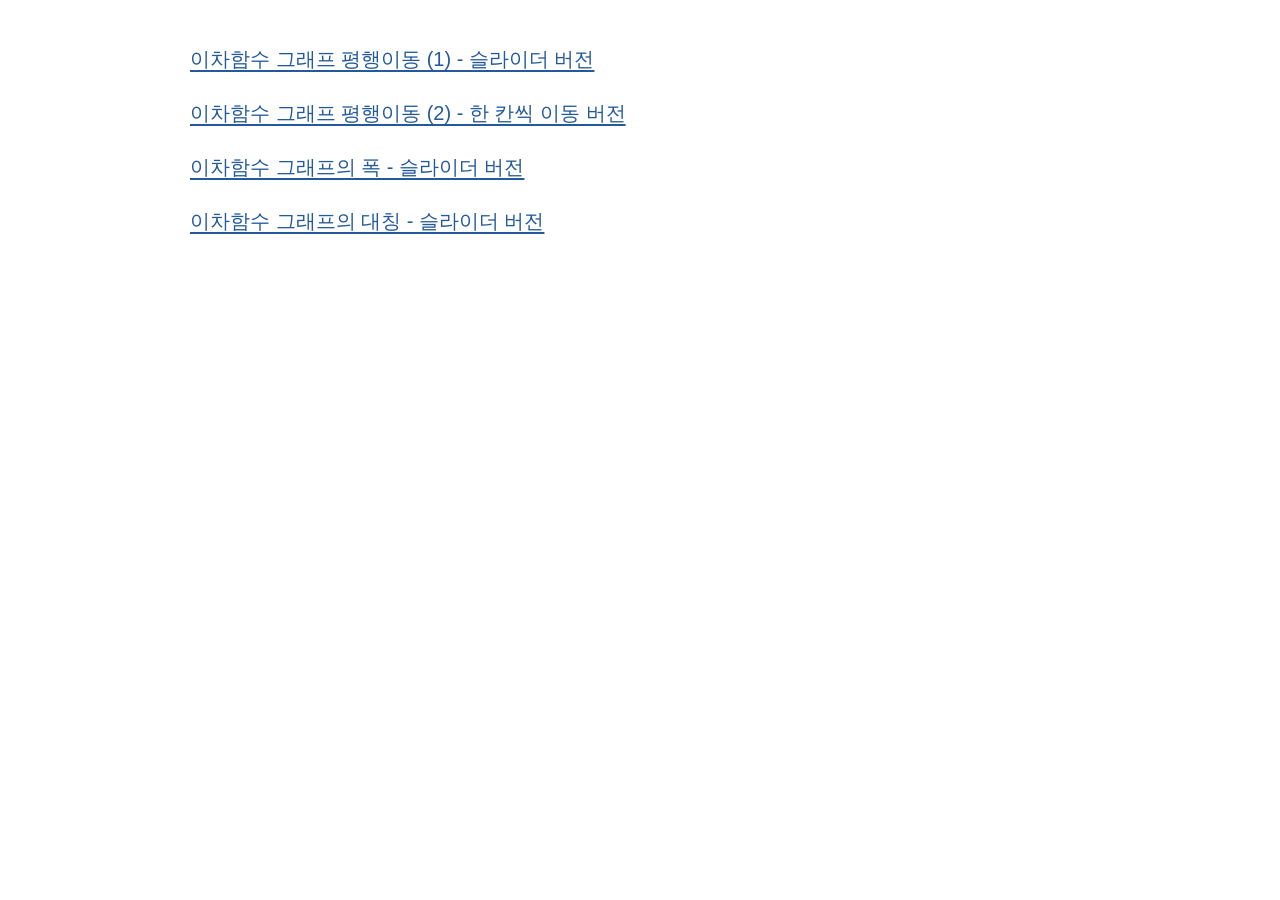
<file: index.html>
<!doctype html>
<html lang="ko"><head><meta charset="utf-8"><meta name="viewport" content="width=device-width,initial-scale=1"><title>이차함수 그래프 활동</title>
<style>body{margin:0;padding:42px 28px;font:20px/1.7 "Malgun Gothic",sans-serif;background:#fff}main{max-width:900px;margin:auto}a{display:block;width:fit-content;margin:0 0 20px;color:#245a9b;text-underline-offset:4px}</style></head>
<body><main><a href="01-slider/index.html">이차함수 그래프 평행이동 (1) - 슬라이더 버전</a><a href="02-step/index.html">이차함수 그래프 평행이동 (2) - 한 칸씩 이동 버전</a><a href="03-width-slider/index.html">이차함수 그래프의 폭 - 슬라이더 버전</a><a href="04-reflection-slider/index.html">이차함수 그래프의 대칭 - 슬라이더 버전</a></main></body></html>
</file>
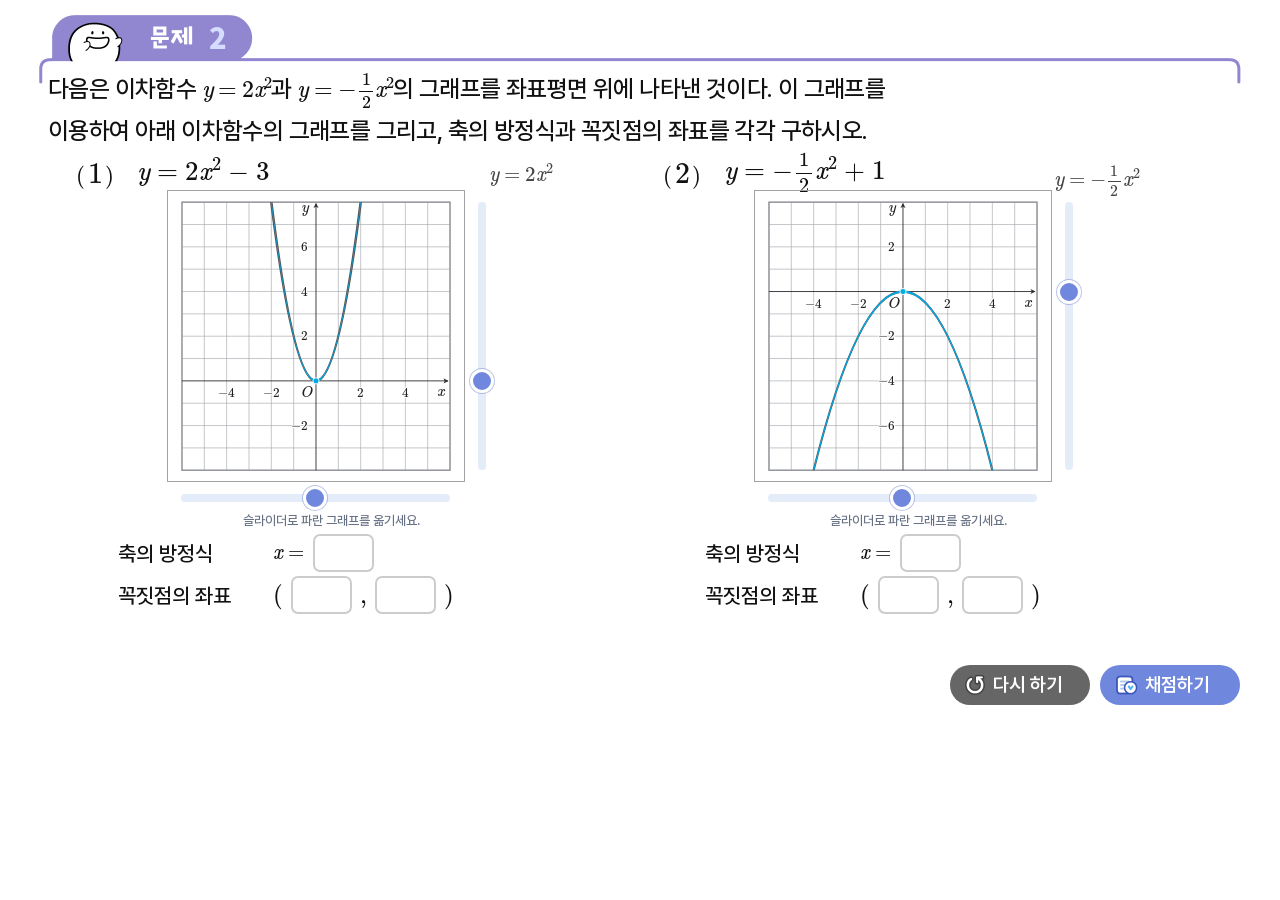
<file: 01-slider/index.html>
<!doctype html>
<html lang="ko">
<head>
  <meta charset="utf-8">
  <meta name="viewport" content="width=device-width,initial-scale=1">
  <title>이차함수 그래프 평행이동 — 슬라이더로 이동</title>
  <link rel="stylesheet" href="../common-assets/amanta/da_mi_math2/public/common/css/amt-content.css">
  <link rel="stylesheet" href="css/amt-index.bundle.css">
  <link rel="stylesheet" href="css/amt-index.css">
</head>
<body>
  <p id="loading-message" role="status">활동을 불러오는 중입니다.</p>
  <div id="activity-frame">
    <div id="amt-viewer-wraper" class="html-type quadratic-page" data-mode="slider">
      <main id="content" class="corner_unit color-type-2" aria-label="이차함수 그래프 평행이동 문제 2">
        <div id="quiz-main-01">
          <!-- 본문 메인 스크롤 영역 -->
          <div class="main-scroll scroll-cont js-scroll-cont">
            <div class="scroll-inner" style="height: auto">
              <!-- 본문 지시문 :: 문제 + 숫자 -->
              <div class="title-quiz-num">
                <div class="bullet"><span class="text">문제</span><span class="num">2</span></div>
                <div class="text-cont">
                  <div class="text-1">다음은 이차함수 <span class="math" aria-label="와이 는 이 엑스 제곱"><i>y</i> = 2<i>x</i><sup>2</sup></span>과 <span class="math" aria-label="와이 는 마이너스 이분의 일 엑스 제곱"><i>y</i> = −<span class="fraction"><span>1</span><span>2</span></span><i>x</i><sup>2</sup></span>의 그래프를 좌표평면 위에 나타낸 것이다. 이 그래프를<br class="desktop-break"> 이용하여 아래 이차함수의 그래프를 그리고, 축의 방정식과 꼭짓점의 좌표를 각각 구하시오.</div>
                </div>
              </div>
              <!-- 본문 콘텐츠 영역 - 문제 -->
              <div class="content-area">
                <div class="content-box" style="height: auto">
                  <div id="problems" class="problems"></div>
                </div>
              </div>
            </div>
          </div>
          <!-- 원본 문제 유형과 같은 하단 채점 버튼 -->
          <div class="bottom-g-icon btns-bottom">
            <button class="g-icon answer btn-answer" type="button" aria-controls="answer-popup-01" aria-expanded="false" hidden><span class="text">풀이 보기</span></button>
            <p id="overall-result" role="status" aria-live="polite" aria-atomic="true"></p>
            <button class="g-icon restart btn-restart" type="button"><span class="text">다시 하기</span></button>
            <button class="g-icon mark btn-mark" type="button"><span class="text">채점하기</span></button>
          </div>
          <!-- 정답 보기 유형: 풀이 보기 -->
          <section id="answer-popup-01" class="g-answer-cont explain" role="region" aria-label="정답과 풀이" hidden>
            <div class="inner"><div class="body">
              <button class="btn-answer-close" type="button" aria-label="풀이 닫기">×</button>
              <div class="answer-block">
                <div class="bullet">정답</div>
                <div class="text-cont solution-grid">
                  <div class="bracket-num-text"><div class="num">(<span class="count">1</span>)</div><div class="text">축의 방정식: <span class="math"><i>x</i> = 0</span><br>꼭짓점의 좌표: <span class="math">(0, −3)</span></div></div>
                  <div class="bracket-num-text"><div class="num">(<span class="count">2</span>)</div><div class="text">축의 방정식: <span class="math"><i>x</i> = 0</span><br>꼭짓점의 좌표: <span class="math">(0, 1)</span></div></div>
                </div>
              </div>
              <div class="explain-block">
                <div class="bullet">풀이</div>
                <div class="text-cont solution-grid">
                  <div class="bracket-num-text"><div class="num">(<span class="count">1</span>)</div><div class="text"><span class="math"><i>y</i> = 2<i>x</i><sup>2</sup></span>의 그래프를 아래로 3만큼<br>평행이동한다.</div></div>
                  <div class="bracket-num-text"><div class="num">(<span class="count">2</span>)</div><div class="text"><span class="math"><i>y</i> = −<span class="fraction"><span>1</span><span>2</span></span><i>x</i><sup>2</sup></span>의 그래프를 위로 1만큼<br>평행이동한다.</div></div>
                </div>
              </div>
            </div></div>
          </section>
        </div>
      </main>
    </div>
  </div>
  <noscript><p>이 활동을 사용하려면 브라우저에서 JavaScript를 켜 주세요.</p></noscript>
  <script src="js/amt-index.bundle.js"></script>
</body>
</html>
</file>
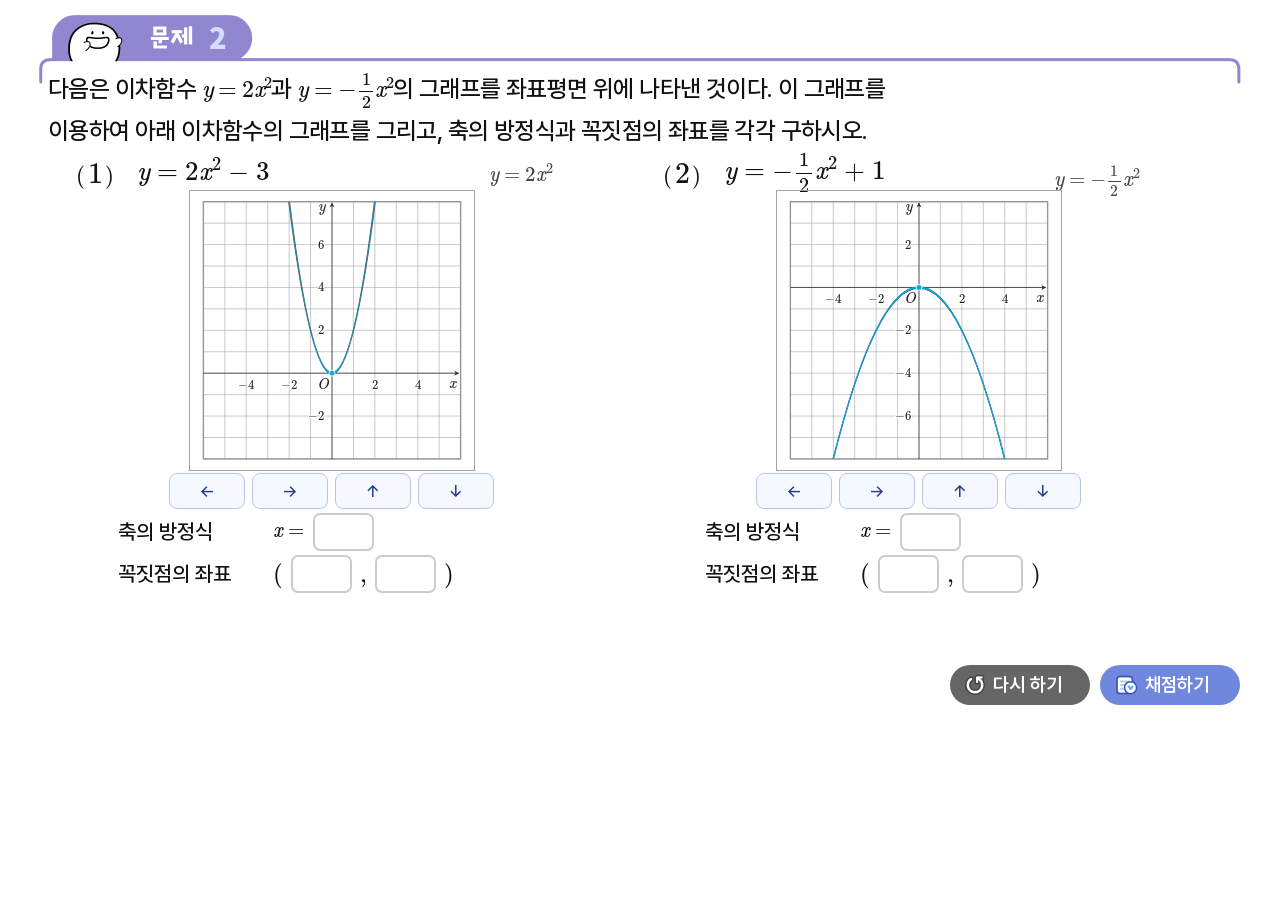
<file: 02-step/index.html>
<!doctype html>
<html lang="ko">
<head>
  <meta charset="utf-8">
  <meta name="viewport" content="width=device-width,initial-scale=1">
  <title>이차함수 그래프 평행이동 — 한 칸씩 이동</title>
  <link rel="stylesheet" href="../common-assets/amanta/da_mi_math2/public/common/css/amt-content.css">
  <link rel="stylesheet" href="css/amt-index.bundle.css">
  <link rel="stylesheet" href="css/amt-index.css">
</head>
<body>
  <p id="loading-message" role="status">활동을 불러오는 중입니다.</p>
  <div id="activity-frame">
    <div id="amt-viewer-wraper" class="html-type quadratic-page" data-mode="step">
      <main id="content" class="corner_unit color-type-2" aria-label="이차함수 그래프 평행이동 문제 2">
        <div id="quiz-main-01">
          <!-- 본문 메인 스크롤 영역 -->
          <div class="main-scroll scroll-cont js-scroll-cont">
            <div class="scroll-inner" style="height: auto">
              <!-- 본문 지시문 :: 문제 + 숫자 -->
              <div class="title-quiz-num">
                <div class="bullet"><span class="text">문제</span><span class="num">2</span></div>
                <div class="text-cont">
                  <div class="text-1">다음은 이차함수 <span class="math" aria-label="와이 는 이 엑스 제곱"><i>y</i> = 2<i>x</i><sup>2</sup></span>과 <span class="math" aria-label="와이 는 마이너스 이분의 일 엑스 제곱"><i>y</i> = −<span class="fraction"><span>1</span><span>2</span></span><i>x</i><sup>2</sup></span>의 그래프를 좌표평면 위에 나타낸 것이다. 이 그래프를<br class="desktop-break"> 이용하여 아래 이차함수의 그래프를 그리고, 축의 방정식과 꼭짓점의 좌표를 각각 구하시오.</div>
                </div>
              </div>
              <!-- 본문 콘텐츠 영역 - 문제 -->
              <div class="content-area">
                <div class="content-box" style="height: auto">
                  <div id="problems" class="problems"></div>
                </div>
              </div>
            </div>
          </div>
          <!-- 원본 문제 유형과 같은 하단 채점 버튼 -->
          <div class="bottom-g-icon btns-bottom">
            <button class="g-icon answer btn-answer" type="button" aria-controls="answer-popup-01" aria-expanded="false" hidden><span class="text">풀이 보기</span></button>
            <p id="overall-result" role="status" aria-live="polite" aria-atomic="true"></p>
            <button class="g-icon restart btn-restart" type="button"><span class="text">다시 하기</span></button>
            <button class="g-icon mark btn-mark" type="button"><span class="text">채점하기</span></button>
          </div>
          <!-- 정답 보기 유형: 풀이 보기 -->
          <section id="answer-popup-01" class="g-answer-cont explain" role="region" aria-label="정답과 풀이" hidden>
            <div class="inner"><div class="body">
              <button class="btn-answer-close" type="button" aria-label="풀이 닫기">×</button>
              <div class="answer-block">
                <div class="bullet">정답</div>
                <div class="text-cont solution-grid">
                  <div class="bracket-num-text"><div class="num">(<span class="count">1</span>)</div><div class="text">축의 방정식: <span class="math"><i>x</i> = 0</span><br>꼭짓점의 좌표: <span class="math">(0, −3)</span></div></div>
                  <div class="bracket-num-text"><div class="num">(<span class="count">2</span>)</div><div class="text">축의 방정식: <span class="math"><i>x</i> = 0</span><br>꼭짓점의 좌표: <span class="math">(0, 1)</span></div></div>
                </div>
              </div>
              <div class="explain-block">
                <div class="bullet">풀이</div>
                <div class="text-cont solution-grid">
                  <div class="bracket-num-text"><div class="num">(<span class="count">1</span>)</div><div class="text"><span class="math"><i>y</i> = 2<i>x</i><sup>2</sup></span>의 그래프를 아래로 3만큼<br>평행이동한다.</div></div>
                  <div class="bracket-num-text"><div class="num">(<span class="count">2</span>)</div><div class="text"><span class="math"><i>y</i> = −<span class="fraction"><span>1</span><span>2</span></span><i>x</i><sup>2</sup></span>의 그래프를 위로 1만큼<br>평행이동한다.</div></div>
                </div>
              </div>
            </div></div>
          </section>
        </div>
      </main>
    </div>
  </div>
  <noscript><p>이 활동을 사용하려면 브라우저에서 JavaScript를 켜 주세요.</p></noscript>
  <script src="js/amt-index.bundle.js?v=cc61a5e42df5"></script>
</body>
</html>
</file>
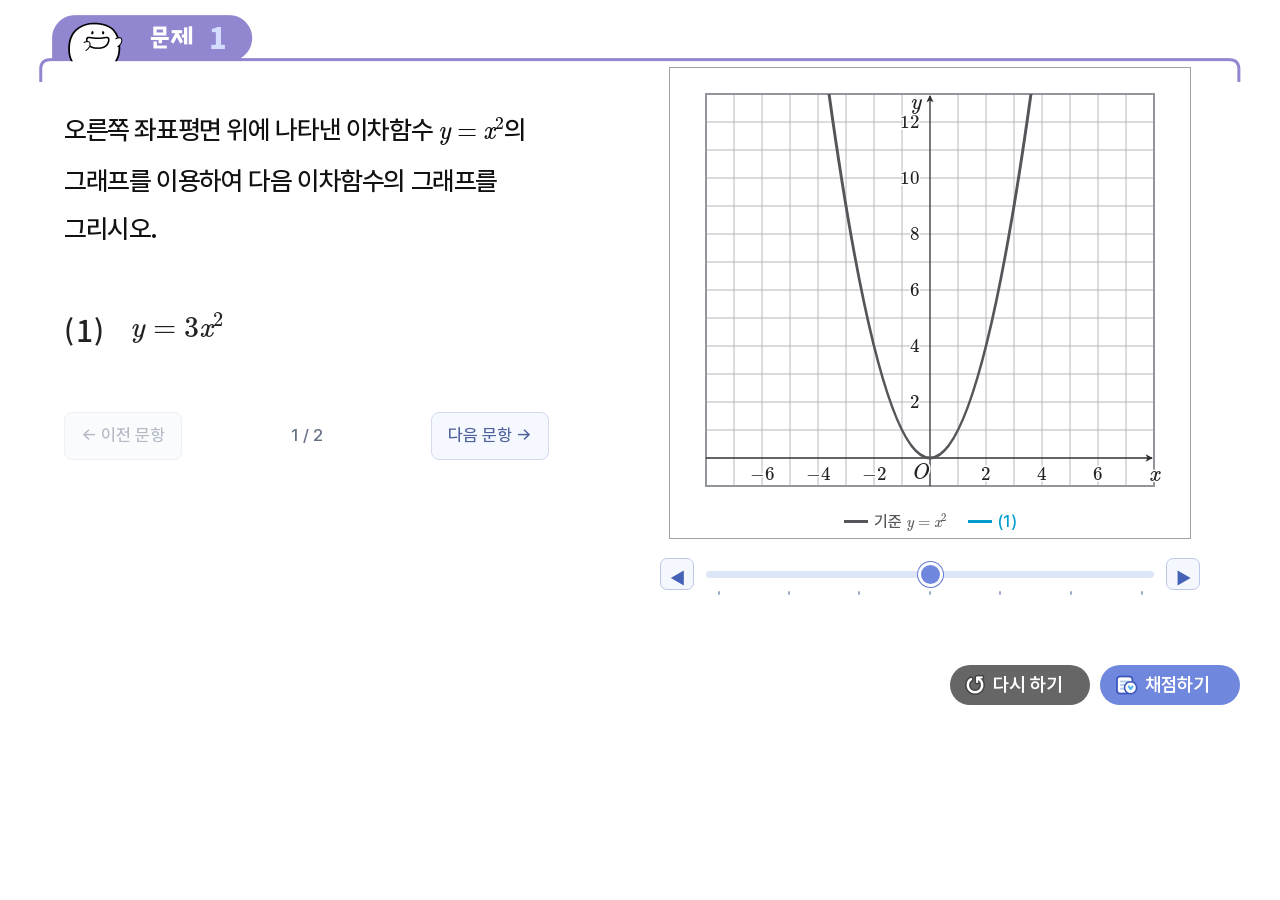
<file: 03-width-slider/index.html>
<!DOCTYPE html>

<html lang="ko">
<head>
<meta charset="utf-8"/>
<meta content="width=device-width,initial-scale=1" name="viewport"/>
<title>이차함수 그래프의 폭 — 문항 (1)</title>
<link href="../common-assets/amanta/da_mi_math2/public/common/css/amt-content.css" rel="stylesheet"/>
<link href="css/amt-index.bundle.css" rel="stylesheet"/>
<link href="css/amt-index.css?v=b62b42ea005f" rel="stylesheet"/>
</head>
<body>
<p id="loading-message" role="status">활동을 불러오는 중입니다.</p>
<div id="activity-frame">
<div class="html-type width-page" data-question="1" id="amt-viewer-wraper">
<main aria-label="이차함수 그래프 그리기 문제 1의 (1)" class="corner_unit color-type-2" id="content">
<div id="quiz-main-01">
<!-- 본문 메인 스크롤 영역 -->
<div class="main-scroll scroll-cont js-scroll-cont">
<div class="scroll-inner" style="height: auto">
<!-- 본문 지시문 :: 문제 + 숫자 -->
<div class="title-quiz-num">
<div class="bullet"><span class="text">문제</span><span class="num">1</span></div>
<div class="text-cont"><div class="text-1">오른쪽 좌표평면 위에 나타낸 이차함수 <span class="math"><i>y</i> = <i>x</i><sup>2</sup></span>의 그래프를 이용하여 다음 이차함수의 그래프를 그리시오.</div></div>
</div>
<!-- 본문 콘텐츠 영역 - 문제 -->
<div class="content-area"><div class="content-box" style="height: auto">
<div aria-label="그릴 그래프" class="question-list quiz-math type-box-1" role="group">
<div class="question-choice current-question" id="select-1">
<span class="bracket-num-text"><span class="num">(<span class="count">1</span>)</span><span class="text math"><i>y</i> = 3<i>x</i><sup>2</sup></span></span>

</div>
<p aria-live="polite" class="question-result" id="result-1"></p>


<nav aria-label="문항 페이지" class="question-pagination"><span aria-disabled="true" class="page-disabled">← 이전 문항</span><span class="page-count">1 / 2</span><a href="question-2.html" rel="next">다음 문항 →</a></nav></div>
<div class="graph-panel">
<div class="graph-quad-cont type-1"><div class="inner">
<svg aria-labelledby="width-title width-desc" class="graph" id="width-graph" role="img" viewbox="0 0 520 470">
<title id="width-title">이차함수 그래프의 폭 비교</title>
<desc id="width-desc">회색 기준 그래프는 고정되어 있습니다. 아래 슬라이더로 그래프의 폭을 조절하세요.</desc>
<defs><clippath id="width-plot-clip"><rect height="392" width="448" x="36" y="26"></rect></clippath></defs>
<g aria-hidden="true" id="width-grid"></g>
<rect class="grid-frame" height="392" width="448" x="36" y="26"></rect>
<g aria-hidden="true" id="width-axes"></g>
<g aria-hidden="true" clip-path="url(#width-plot-clip)"><path class="curve base-curve" id="base-curve"></path><path class="curve curve-1" hidden="" id="curve-1"></path></g>
</svg>
</div></div>
<div aria-label="그래프 색상" class="graph-legend"><span class="legend-base">기준 <span class="math"><i>y</i> = <i>x</i><sup>2</sup></span></span><span class="legend-one">(1)</span></div>
<div class="coefficient-control">
<div class="slider-row"><button aria-label="이전 위치로 이동" id="decrease-a" type="button">◀</button><div class="range-track"><input aria-label="1번 그래프의 모양 조절" id="coefficient-slider" max="6" min="0" step="any" type="range" value="3"/><div aria-hidden="true" class="range-stops"><span style="left:0%"></span><span style="left:16.666667%"></span><span style="left:33.333333%"></span><span style="left:50%"></span><span style="left:66.666667%"></span><span style="left:83.333333%"></span><span style="left:100%"></span></div></div><button aria-label="다음 위치로 이동" id="increase-a" type="button">▶</button></div>
</div>
</div>
</div></div>
</div>
</div>
<!-- 원본 문제 유형과 같은 하단 채점 버튼 -->
<div class="bottom-g-icon btns-bottom">
<button aria-controls="answer-popup-01" aria-expanded="false" class="g-icon answer btn-answer" hidden="" type="button"><span class="text">풀이 보기</span></button>
<p aria-atomic="true" aria-live="polite" id="overall-result" role="status"></p>
<button class="g-icon restart btn-restart" type="button"><span class="text">다시 하기</span></button>
<button class="g-icon mark btn-mark" type="button"><span class="text">채점하기</span></button>
</div>
<section aria-label="정답과 풀이" class="g-answer-cont explain" hidden="" id="answer-popup-01" role="region">
<div class="inner"><div class="body">
<button aria-label="풀이 닫기" class="btn-answer-close" type="button">×</button>
<div class="answer-block"><div class="bullet">정답</div><div class="text-cont solution-grid">
<div>(1) <span class="math"><i>y</i> = 3<i>x</i><sup>2</sup></span><br/>계수 <span class="math"><i>a</i> = 3</span></div>

</div></div>
<div class="explain-block"><div class="bullet">풀이</div><div class="text-cont">꼭짓점은 원점입니다.<br/><span class="math"><i>y</i> = <i>x</i><sup>2</sup></span>의 그래프보다 폭이 좁습니다.</div></div>
</div></div>
</section>
</div>
</main>
</div>
</div>
<noscript><p>이 활동을 사용하려면 브라우저에서 JavaScript를 켜 주세요.</p></noscript>
<script src="js/amt-index.bundle.js?v=c4ad8faff7c1"></script>
</body>
</html>
</file>
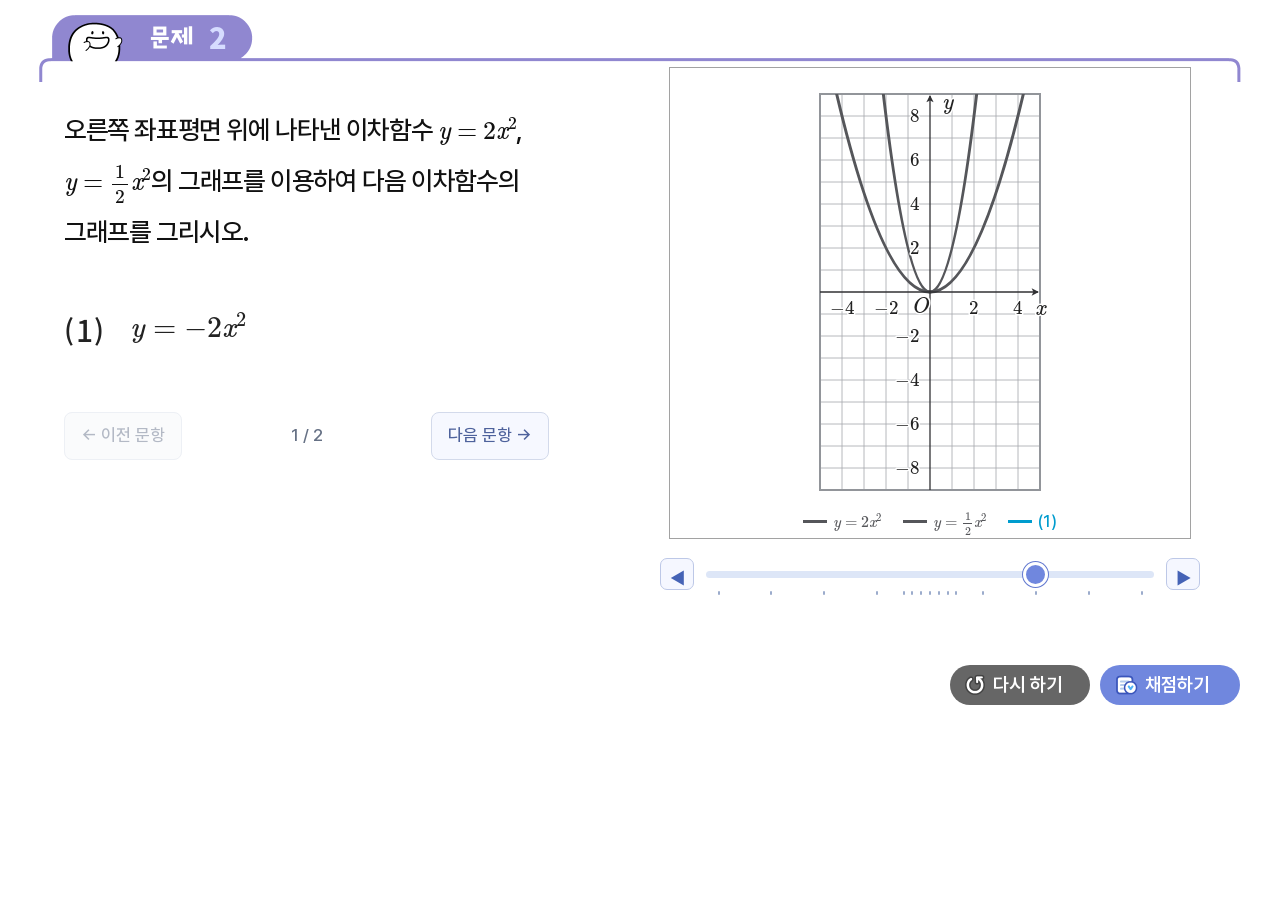
<file: 04-reflection-slider/index.html>
<!DOCTYPE html>

<html lang="ko">
<head>
<meta charset="utf-8"/>
<meta content="width=device-width,initial-scale=1" name="viewport"/>
<title>이차함수 그래프의 대칭 — 문항 (1)</title>
<link href="../common-assets/amanta/da_mi_math2/public/common/css/amt-content.css" rel="stylesheet"/>
<link href="css/amt-index.bundle.css" rel="stylesheet"/>
<link href="css/amt-index.css?v=b62b42ea005f" rel="stylesheet"/>
</head>
<body>
<p id="loading-message" role="status">활동을 불러오는 중입니다.</p>
<div id="activity-frame">
<div class="html-type reflection-page" data-question="1" id="amt-viewer-wraper">
<main aria-label="이차함수 그래프 그리기 문제 2의 (1)" class="corner_unit color-type-2" id="content">
<div id="quiz-main-01">
<!-- 본문 메인 스크롤 영역 -->
<div class="main-scroll scroll-cont js-scroll-cont">
<div class="scroll-inner" style="height: auto">
<!-- 본문 지시문 :: 문제 + 숫자 -->
<div class="title-quiz-num">
<div class="bullet"><span class="text">문제</span><span class="num">2</span></div>
<div class="text-cont"><div class="text-1">오른쪽 좌표평면 위에 나타낸 이차함수 <span class="math"><i>y</i> = 2<i>x</i><sup>2</sup></span>, <span class="math"><i>y</i> = <span class="fraction"><span>1</span><span>2</span></span><i>x</i><sup>2</sup></span>의 그래프를 이용하여 다음 이차함수의 그래프를 그리시오.</div></div>
</div>
<!-- 본문 콘텐츠 영역 - 문제 -->
<div class="content-area"><div class="content-box" style="height: auto">
<div aria-label="그릴 그래프" class="question-list quiz-math type-box-1" role="group">
<div class="question-choice current-question" id="select-1">
<span class="bracket-num-text"><span class="num">(<span class="count">1</span>)</span><span class="text math"><i>y</i> = −2<i>x</i><sup>2</sup></span></span>

</div>
<p aria-live="polite" class="question-result" id="result-1"></p>


<nav aria-label="문항 페이지" class="question-pagination"><span aria-disabled="true" class="page-disabled">← 이전 문항</span><span class="page-count">1 / 2</span><a href="question-2.html" rel="next">다음 문항 →</a></nav></div>
<div class="graph-panel">
<div class="graph-quad-cont type-1"><div class="inner">
<svg aria-labelledby="width-title width-desc" class="graph" id="width-graph" role="img" viewbox="0 0 520 470">
<title id="width-title">이차함수 그래프의 대칭 비교</title>
<desc id="width-desc">회색 기준 그래프는 고정되어 있습니다. 아래 슬라이더로 그래프를 조절하세요.</desc>
<defs><clippath id="width-plot-clip"><rect height="396" width="220" x="150" y="26"></rect></clippath></defs>
<g aria-hidden="true" id="width-grid"></g>
<rect class="grid-frame" height="396" width="220" x="150" y="26"></rect>
<g aria-hidden="true" clip-path="url(#width-plot-clip)"><path class="curve base-curve" id="base-curve-1"></path><path class="curve base-curve" id="base-curve-2"></path><path class="curve curve-1" hidden="" id="curve-1"></path></g>
<g aria-hidden="true" id="width-axes"></g>
</svg>
</div></div>
<div aria-label="그래프 색상" class="graph-legend"><span class="legend-base"><span class="math"><i>y</i> = 2<i>x</i><sup>2</sup></span></span><span class="legend-base"><span class="math"><i>y</i> = <span class="fraction"><span>1</span><span>2</span></span><i>x</i><sup>2</sup></span></span><span class="legend-one">(1)</span></div>
<div class="coefficient-control">
<div class="slider-row"><button aria-label="이전 위치로 이동" id="decrease-a" type="button">◀</button><div class="range-track"><input aria-label="1번 그래프의 모양 조절" id="coefficient-slider" max="24" min="-24" step="any" type="range" value="12"/><div aria-hidden="true" class="range-stops"><span style="left:0%"></span><span style="left:12.5%"></span><span style="left:25%"></span><span style="left:37.5%"></span><span style="left:43.75%"></span><span style="left:45.833333%"></span><span style="left:47.916667%"></span><span style="left:50%"></span><span style="left:52.083333%"></span><span style="left:54.166667%"></span><span style="left:56.25%"></span><span style="left:62.5%"></span><span style="left:75%"></span><span style="left:87.5%"></span><span style="left:100%"></span></div></div><button aria-label="다음 위치로 이동" id="increase-a" type="button">▶</button></div>
</div>
</div>
</div></div>
</div>
</div>
<!-- 원본 문제 유형과 같은 하단 채점 버튼 -->
<div class="bottom-g-icon btns-bottom">
<button aria-controls="answer-popup-01" aria-expanded="false" class="g-icon answer btn-answer" hidden="" type="button"><span class="text">풀이 보기</span></button>
<p aria-atomic="true" aria-live="polite" id="overall-result" role="status"></p>
<button class="g-icon restart btn-restart" type="button"><span class="text">다시 하기</span></button>
<button class="g-icon mark btn-mark" type="button"><span class="text">채점하기</span></button>
</div>
<section aria-label="정답과 풀이" class="g-answer-cont explain" hidden="" id="answer-popup-01" role="region">
<div class="inner"><div class="body">
<button aria-label="풀이 닫기" class="btn-answer-close" type="button">×</button>
<div class="answer-block"><div class="bullet">정답</div><div class="text-cont solution-grid">
<div>(1) <span class="math"><i>y</i> = −2<i>x</i><sup>2</sup></span><br/>계수 <span class="math"><i>a</i> = −2</span></div>

</div></div>
<div class="explain-block"><div class="bullet">풀이</div><div class="text-cont"><span class="math"><i>y</i> = 2<i>x</i><sup>2</sup></span>의 그래프를 <span class="math"><i>x</i></span>축에 대하여 대칭이동한 그래프입니다.<br/>꼭짓점은 원점이고, 폭은 기준 그래프와 같습니다.</div></div>
</div></div>
</section>
</div>
</main>
</div>
</div>
<noscript><p>이 활동을 사용하려면 브라우저에서 JavaScript를 켜 주세요.</p></noscript>
<script src="js/amt-index.bundle.js?v=984c73b6ba86"></script>
</body>
</html>
</file>
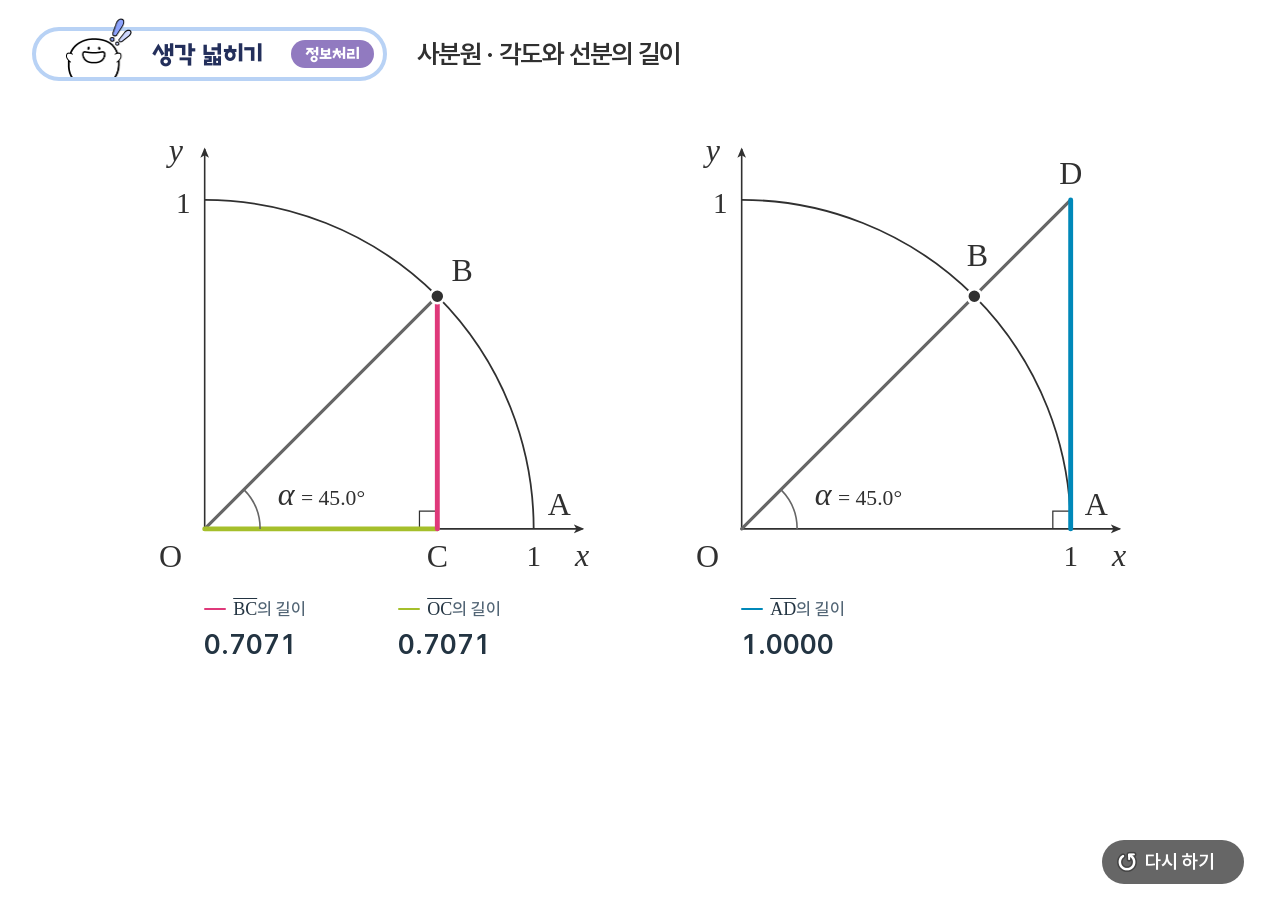
<file: 05-quarter-circle/index.html>
<!doctype html>
<html lang="ko">
<head>
  <meta charset="utf-8">
  <meta name="viewport" content="width=device-width,initial-scale=1">
  <title>사분원 · 각도와 선분의 길이</title>
  <link rel="stylesheet" href="../common-assets/amanta/da_mi_math2/public/common/css/amt-content.css">
  <link rel="stylesheet" href="css/amt-index.bundle.css">
  <link rel="stylesheet" href="css/amt-index.css?v=7ceb224c7851">
</head>
<body>
  <div id="amt-viewer-wraper" class="html-type quarter-circle-page">
    <main id="content" class="corner_think_wide color-type-2" aria-label="사분원 · 각도와 선분의 길이">
      <div id="quiz-main-01">
        <!-- 본문 메인 스크롤 영역 -->
        <div class="main-scroll scroll-cont js-scroll-cont">
          <div class="scroll-inner" style="height: auto">
            <div class="title-main">
              <div class="bullet"><div class="text">생각 넓히기</div><div class="icons"><div class="icon bc-purple">정보처리</div></div></div>
              <div class="text-cont"><h1 class="text-1">사분원 · 각도와 선분의 길이</h1></div>
            </div>
            <!-- 본문 콘텐츠 영역 -->
            <div class="content-area"><div class="content-box" style="height: auto"><div class="diagram-grid">
    <figure class="diagram-panel">
    <svg id="sine-cosine" class="diagram" viewBox="0 0 500 520" xmlns="http://www.w3.org/2000/svg" aria-labelledby="left-title left-desc">
      <title id="left-title">BC와 OC의 길이 변화</title>
      <desc id="left-desc">B점을 마우스나 손가락으로 원호 위에서 움직이세요. 분홍색은 BC, 초록색은 OC입니다. B점에 초점을 맞추고 방향키로도 움직일 수 있습니다.</desc>
      <defs>
        <marker id="left-axis-arrow" viewBox="0 0 12 10" refX="10" refY="5" markerWidth="11" markerHeight="10" orient="auto-start-reverse" markerUnits="userSpaceOnUse"><path d="M 0 0 L 12 5 L 0 10 L 3 5 Z" fill="#303030"/></marker>
      </defs>
      <path class="axis" d="M 72 48 V 452 H 474" marker-start="url(#left-axis-arrow)" marker-end="url(#left-axis-arrow)"/>
      <path class="arc" d="M 72 102 A 350 350 0 0 1 422 452"/>
      <line data-part="ray" class="ray"/>
      <path data-part="square" class="right-angle"/>
      <line data-part="oc" class="green"/>
      <line data-part="bc" class="pink"/>
      <path data-part="angle" class="angle-arc"/>
      <text data-part="alpha" class="math">α<tspan data-part="angle-value" class="actual-angle" dx="7">= 45.0°</tspan></text>
      <text x="48" y="493" text-anchor="end">O</text>
      <text x="437" y="437">A</text>
      <text data-part="c-label" text-anchor="middle">C</text>
      <text data-part="b-label">B</text>
      <text x="466" y="491" class="math">x</text>
      <text x="49" y="61" class="math" text-anchor="end">y</text>
      <text x="422" y="491" class="unit" text-anchor="middle">1</text>
      <text x="57" y="116" class="unit" text-anchor="end">1</text>
      <path class="arc-hit drag-target" d="M 72 102 A 350 350 0 0 1 422 452"/>
      <g data-part="handle" class="handle drag-target" role="slider" tabindex="0" aria-label="왼쪽 그림 B점의 각도" aria-valuemin="0" aria-valuemax="90" aria-valuenow="45" aria-orientation="horizontal">
        <circle class="handle-hit" r="32"/>
        <circle class="handle-focus" r="14"/>
        <circle class="handle-dot" r="7.5"/>
      </g>
    </svg>
    <figcaption class="readouts">
      <div>
        <div id="bc-caption" class="readout-label"><span class="swatch swatch-pink" aria-hidden="true"></span><span><span class="segment-name">BC</span>의 길이</span></div>
        <output data-metric="bc" class="readout-value" aria-labelledby="bc-caption" aria-live="off">0.7071</output>
      </div>
      <div>
        <div id="oc-caption" class="readout-label"><span class="swatch swatch-green" aria-hidden="true"></span><span><span class="segment-name">OC</span>의 길이</span></div>
        <output data-metric="oc" class="readout-value" aria-labelledby="oc-caption" aria-live="off">0.7071</output>
      </div>
    </figcaption>
    </figure>

    <figure class="diagram-panel">
    <svg id="tangent" class="diagram" viewBox="0 0 500 520" xmlns="http://www.w3.org/2000/svg" aria-labelledby="right-title right-desc">
      <title id="right-title">AD의 길이 변화</title>
      <desc id="right-desc">B점을 원호 위에서 움직이면 파란색 AD의 길이가 바뀝니다. 두 그림의 B점은 각각 독립적으로 움직입니다. D가 그림 밖에 있으면 파란색 위쪽 화살표가 선의 이어짐을 나타냅니다.</desc>
      <defs>
        <marker id="right-axis-arrow" viewBox="0 0 12 10" refX="10" refY="5" markerWidth="11" markerHeight="10" orient="auto-start-reverse" markerUnits="userSpaceOnUse"><path d="M 0 0 L 12 5 L 0 10 L 3 5 Z" fill="#303030"/></marker>
        <marker id="blue-continuation" viewBox="0 0 14 12" refX="12" refY="6" markerWidth="14" markerHeight="12" orient="auto" markerUnits="userSpaceOnUse"><path d="M 0 0 L 14 6 L 0 12 L 3 6 Z" fill="#0088b9"/></marker>
      </defs>
      <path class="axis" d="M 72 48 V 452 H 474" marker-start="url(#right-axis-arrow)" marker-end="url(#right-axis-arrow)"/>
      <path class="arc" d="M 72 102 A 350 350 0 0 1 422 452"/>
      <line data-part="ray" class="ray"/>
      <path data-part="square" class="right-angle"/>
      <line data-part="ad" class="blue"/>
      <path data-part="angle" class="angle-arc"/>
      <text data-part="alpha" class="math">α<tspan data-part="angle-value" class="actual-angle" dx="7">= 45.0°</tspan></text>
      <text x="48" y="493" text-anchor="end">O</text>
      <text x="437" y="437">A</text>
      <text data-part="b-label">B</text>
      <text data-part="d-label" text-anchor="middle">D</text>
      <text x="466" y="491" class="math">x</text>
      <text x="49" y="61" class="math" text-anchor="end">y</text>
      <text x="422" y="491" class="unit" text-anchor="middle">1</text>
      <text x="57" y="116" class="unit" text-anchor="end">1</text>
      <path class="arc-hit drag-target" d="M 72 102 A 350 350 0 0 1 422 452"/>
      <g data-part="handle" class="handle drag-target" role="slider" tabindex="0" aria-label="오른쪽 그림 B점의 각도" aria-valuemin="0" aria-valuemax="90" aria-valuenow="45" aria-orientation="horizontal">
        <circle class="handle-hit" r="32"/>
        <circle class="handle-focus" r="14"/>
        <circle class="handle-dot" r="7.5"/>
      </g>
    </svg>
    <figcaption class="readouts readouts--single">
      <div>
        <div id="ad-caption" class="readout-label"><span class="swatch swatch-blue" aria-hidden="true"></span><span><span class="segment-name">AD</span>의 길이</span></div>
        <output data-metric="ad" class="readout-value" aria-labelledby="ad-caption" aria-live="off">1.0000</output>
      </div>
    </figcaption>
    </figure>
  </div></div></div>
          </div>
        </div>
        <div class="bottom-g-icon btns-bottom"><button class="g-icon restart btn-restart" data-always-show="true" type="button"><span class="text">다시 하기</span></button></div>
      </div>
    </main>
  </div>
  <div id="angle-status" class="sr-only" aria-live="polite" aria-atomic="true"></div>
  <noscript>이 활동을 사용하려면 브라우저에서 JavaScript를 켜 주세요.</noscript>
  <script src="js/amt-index.bundle.js?v=04ea725621e7"></script>
</body>
</html>
</file>
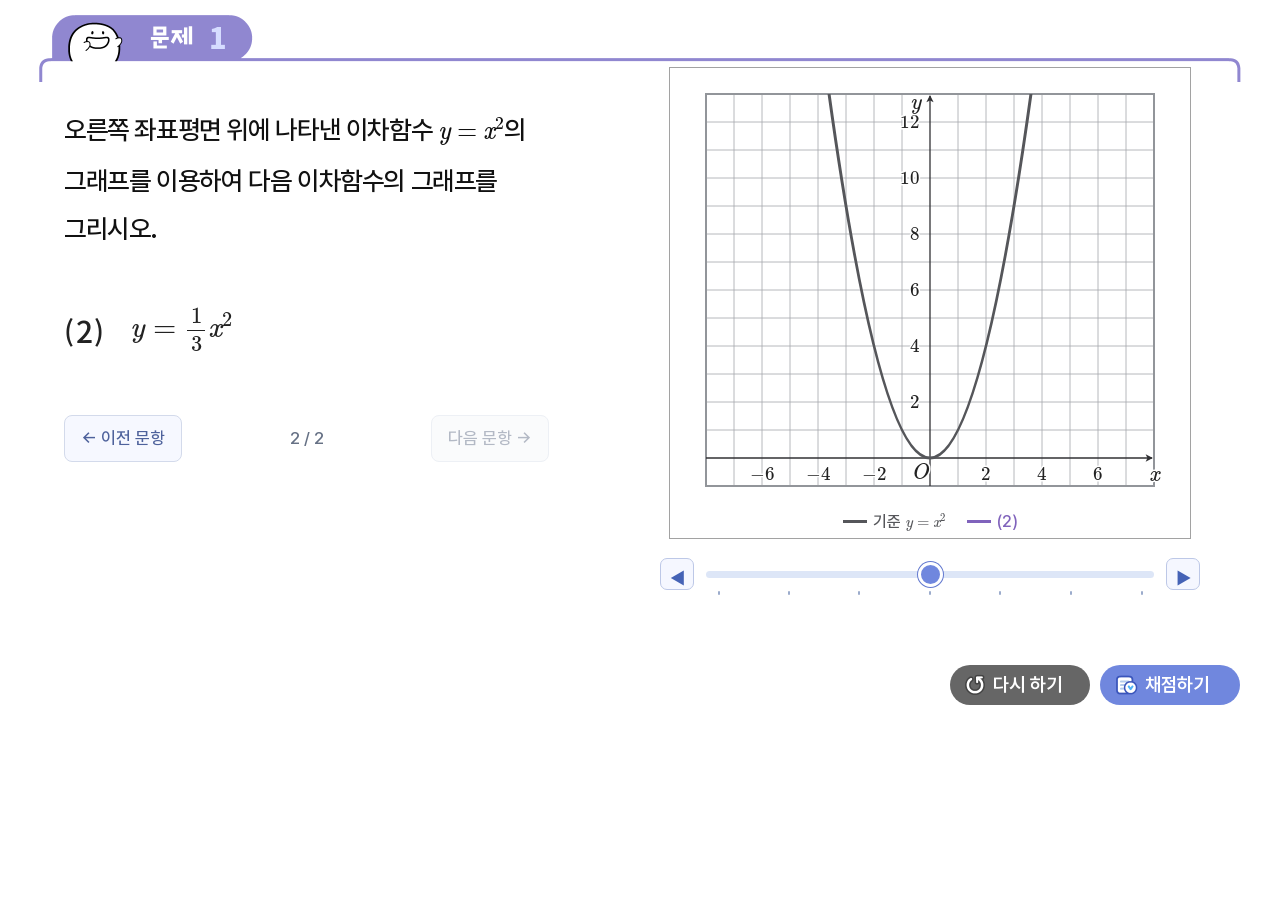
<file: 03-width-slider/question-2.html>
<!DOCTYPE html>

<html lang="ko">
<head>
<meta charset="utf-8"/>
<meta content="width=device-width,initial-scale=1" name="viewport"/>
<title>이차함수 그래프의 폭 — 문항 (2)</title>
<link href="../common-assets/amanta/da_mi_math2/public/common/css/amt-content.css" rel="stylesheet"/>
<link href="css/amt-index.bundle.css" rel="stylesheet"/>
<link href="css/amt-index.css?v=b62b42ea005f" rel="stylesheet"/>
</head>
<body>
<p id="loading-message" role="status">활동을 불러오는 중입니다.</p>
<div id="activity-frame">
<div class="html-type width-page" data-question="2" id="amt-viewer-wraper">
<main aria-label="이차함수 그래프 그리기 문제 1의 (2)" class="corner_unit color-type-2" id="content">
<div id="quiz-main-01">
<!-- 본문 메인 스크롤 영역 -->
<div class="main-scroll scroll-cont js-scroll-cont">
<div class="scroll-inner" style="height: auto">
<!-- 본문 지시문 :: 문제 + 숫자 -->
<div class="title-quiz-num">
<div class="bullet"><span class="text">문제</span><span class="num">1</span></div>
<div class="text-cont"><div class="text-1">오른쪽 좌표평면 위에 나타낸 이차함수 <span class="math"><i>y</i> = <i>x</i><sup>2</sup></span>의 그래프를 이용하여 다음 이차함수의 그래프를 그리시오.</div></div>
</div>
<!-- 본문 콘텐츠 영역 - 문제 -->
<div class="content-area"><div class="content-box" style="height: auto">
<div aria-label="그릴 그래프" class="question-list quiz-math type-box-1" role="group">


<div class="question-choice current-question" id="select-2">
<span class="bracket-num-text"><span class="num">(<span class="count">2</span>)</span><span class="text math"><i>y</i> = <span class="fraction"><span>1</span><span>3</span></span><i>x</i><sup>2</sup></span></span>

</div>
<p aria-live="polite" class="question-result" id="result-2"></p>
<nav aria-label="문항 페이지" class="question-pagination"><a href="index.html" rel="prev">← 이전 문항</a><span class="page-count">2 / 2</span><span aria-disabled="true" class="page-disabled">다음 문항 →</span></nav></div>
<div class="graph-panel">
<div class="graph-quad-cont type-1"><div class="inner">
<svg aria-labelledby="width-title width-desc" class="graph" id="width-graph" role="img" viewbox="0 0 520 470">
<title id="width-title">이차함수 그래프의 폭 비교</title>
<desc id="width-desc">회색 기준 그래프는 고정되어 있습니다. 아래 슬라이더로 그래프의 폭을 조절하세요.</desc>
<defs><clippath id="width-plot-clip"><rect height="392" width="448" x="36" y="26"></rect></clippath></defs>
<g aria-hidden="true" id="width-grid"></g>
<rect class="grid-frame" height="392" width="448" x="36" y="26"></rect>
<g aria-hidden="true" id="width-axes"></g>
<g aria-hidden="true" clip-path="url(#width-plot-clip)"><path class="curve base-curve" id="base-curve"></path><path class="curve curve-2" hidden="" id="curve-2"></path></g>
</svg>
</div></div>
<div aria-label="그래프 색상" class="graph-legend"><span class="legend-base">기준 <span class="math"><i>y</i> = <i>x</i><sup>2</sup></span></span><span class="legend-two">(2)</span></div>
<div class="coefficient-control">
<div class="slider-row"><button aria-label="이전 위치로 이동" id="decrease-a" type="button">◀</button><div class="range-track"><input aria-label="2번 그래프의 모양 조절" id="coefficient-slider" max="6" min="0" step="any" type="range" value="3"/><div aria-hidden="true" class="range-stops"><span style="left:0%"></span><span style="left:16.666667%"></span><span style="left:33.333333%"></span><span style="left:50%"></span><span style="left:66.666667%"></span><span style="left:83.333333%"></span><span style="left:100%"></span></div></div><button aria-label="다음 위치로 이동" id="increase-a" type="button">▶</button></div>
</div>
</div>
</div></div>
</div>
</div>
<!-- 원본 문제 유형과 같은 하단 채점 버튼 -->
<div class="bottom-g-icon btns-bottom">
<button aria-controls="answer-popup-01" aria-expanded="false" class="g-icon answer btn-answer" hidden="" type="button"><span class="text">풀이 보기</span></button>
<p aria-atomic="true" aria-live="polite" id="overall-result" role="status"></p>
<button class="g-icon restart btn-restart" type="button"><span class="text">다시 하기</span></button>
<button class="g-icon mark btn-mark" type="button"><span class="text">채점하기</span></button>
</div>
<section aria-label="정답과 풀이" class="g-answer-cont explain" hidden="" id="answer-popup-01" role="region">
<div class="inner"><div class="body">
<button aria-label="풀이 닫기" class="btn-answer-close" type="button">×</button>
<div class="answer-block"><div class="bullet">정답</div><div class="text-cont solution-grid">

<div>(2) <span class="math"><i>y</i> = <span class="fraction"><span>1</span><span>3</span></span><i>x</i><sup>2</sup></span><br/>계수 <span class="math"><i>a</i> = <span class="fraction"><span>1</span><span>3</span></span></span></div>
</div></div>
<div class="explain-block"><div class="bullet">풀이</div><div class="text-cont">꼭짓점은 원점입니다.<br/><span class="math"><i>y</i> = <i>x</i><sup>2</sup></span>의 그래프보다 폭이 넓습니다.</div></div>
</div></div>
</section>
</div>
</main>
</div>
</div>
<noscript><p>이 활동을 사용하려면 브라우저에서 JavaScript를 켜 주세요.</p></noscript>
<script src="js/amt-index.bundle.js?v=c4ad8faff7c1"></script>
</body>
</html>
</file>
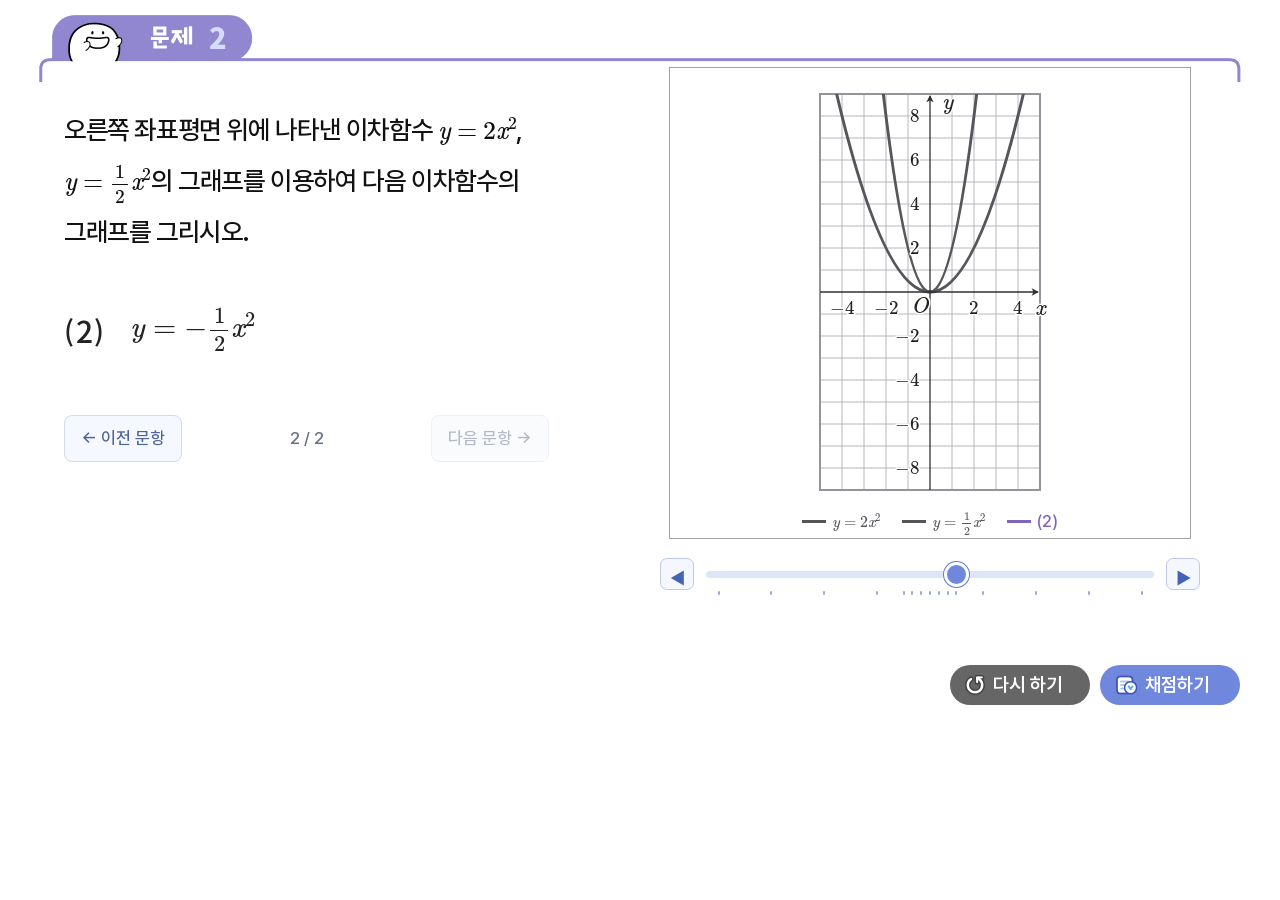
<file: 04-reflection-slider/question-2.html>
<!DOCTYPE html>

<html lang="ko">
<head>
<meta charset="utf-8"/>
<meta content="width=device-width,initial-scale=1" name="viewport"/>
<title>이차함수 그래프의 대칭 — 문항 (2)</title>
<link href="../common-assets/amanta/da_mi_math2/public/common/css/amt-content.css" rel="stylesheet"/>
<link href="css/amt-index.bundle.css" rel="stylesheet"/>
<link href="css/amt-index.css?v=b62b42ea005f" rel="stylesheet"/>
</head>
<body>
<p id="loading-message" role="status">활동을 불러오는 중입니다.</p>
<div id="activity-frame">
<div class="html-type reflection-page" data-question="2" id="amt-viewer-wraper">
<main aria-label="이차함수 그래프 그리기 문제 2의 (2)" class="corner_unit color-type-2" id="content">
<div id="quiz-main-01">
<!-- 본문 메인 스크롤 영역 -->
<div class="main-scroll scroll-cont js-scroll-cont">
<div class="scroll-inner" style="height: auto">
<!-- 본문 지시문 :: 문제 + 숫자 -->
<div class="title-quiz-num">
<div class="bullet"><span class="text">문제</span><span class="num">2</span></div>
<div class="text-cont"><div class="text-1">오른쪽 좌표평면 위에 나타낸 이차함수 <span class="math"><i>y</i> = 2<i>x</i><sup>2</sup></span>, <span class="math"><i>y</i> = <span class="fraction"><span>1</span><span>2</span></span><i>x</i><sup>2</sup></span>의 그래프를 이용하여 다음 이차함수의 그래프를 그리시오.</div></div>
</div>
<!-- 본문 콘텐츠 영역 - 문제 -->
<div class="content-area"><div class="content-box" style="height: auto">
<div aria-label="그릴 그래프" class="question-list quiz-math type-box-1" role="group">


<div class="question-choice current-question" id="select-2">
<span class="bracket-num-text"><span class="num">(<span class="count">2</span>)</span><span class="text math"><i>y</i> = −<span class="fraction"><span>1</span><span>2</span></span><i>x</i><sup>2</sup></span></span>

</div>
<p aria-live="polite" class="question-result" id="result-2"></p>
<nav aria-label="문항 페이지" class="question-pagination"><a href="index.html" rel="prev">← 이전 문항</a><span class="page-count">2 / 2</span><span aria-disabled="true" class="page-disabled">다음 문항 →</span></nav></div>
<div class="graph-panel">
<div class="graph-quad-cont type-1"><div class="inner">
<svg aria-labelledby="width-title width-desc" class="graph" id="width-graph" role="img" viewbox="0 0 520 470">
<title id="width-title">이차함수 그래프의 대칭 비교</title>
<desc id="width-desc">회색 기준 그래프는 고정되어 있습니다. 아래 슬라이더로 그래프를 조절하세요.</desc>
<defs><clippath id="width-plot-clip"><rect height="396" width="220" x="150" y="26"></rect></clippath></defs>
<g aria-hidden="true" id="width-grid"></g>
<rect class="grid-frame" height="396" width="220" x="150" y="26"></rect>
<g aria-hidden="true" clip-path="url(#width-plot-clip)"><path class="curve base-curve" id="base-curve-1"></path><path class="curve base-curve" id="base-curve-2"></path><path class="curve curve-2" hidden="" id="curve-2"></path></g>
<g aria-hidden="true" id="width-axes"></g>
</svg>
</div></div>
<div aria-label="그래프 색상" class="graph-legend"><span class="legend-base"><span class="math"><i>y</i> = 2<i>x</i><sup>2</sup></span></span><span class="legend-base"><span class="math"><i>y</i> = <span class="fraction"><span>1</span><span>2</span></span><i>x</i><sup>2</sup></span></span><span class="legend-two">(2)</span></div>
<div class="coefficient-control">
<div class="slider-row"><button aria-label="이전 위치로 이동" id="decrease-a" type="button">◀</button><div class="range-track"><input aria-label="2번 그래프의 모양 조절" id="coefficient-slider" max="24" min="-24" step="any" type="range" value="3"/><div aria-hidden="true" class="range-stops"><span style="left:0%"></span><span style="left:12.5%"></span><span style="left:25%"></span><span style="left:37.5%"></span><span style="left:43.75%"></span><span style="left:45.833333%"></span><span style="left:47.916667%"></span><span style="left:50%"></span><span style="left:52.083333%"></span><span style="left:54.166667%"></span><span style="left:56.25%"></span><span style="left:62.5%"></span><span style="left:75%"></span><span style="left:87.5%"></span><span style="left:100%"></span></div></div><button aria-label="다음 위치로 이동" id="increase-a" type="button">▶</button></div>
</div>
</div>
</div></div>
</div>
</div>
<!-- 원본 문제 유형과 같은 하단 채점 버튼 -->
<div class="bottom-g-icon btns-bottom">
<button aria-controls="answer-popup-01" aria-expanded="false" class="g-icon answer btn-answer" hidden="" type="button"><span class="text">풀이 보기</span></button>
<p aria-atomic="true" aria-live="polite" id="overall-result" role="status"></p>
<button class="g-icon restart btn-restart" type="button"><span class="text">다시 하기</span></button>
<button class="g-icon mark btn-mark" type="button"><span class="text">채점하기</span></button>
</div>
<section aria-label="정답과 풀이" class="g-answer-cont explain" hidden="" id="answer-popup-01" role="region">
<div class="inner"><div class="body">
<button aria-label="풀이 닫기" class="btn-answer-close" type="button">×</button>
<div class="answer-block"><div class="bullet">정답</div><div class="text-cont solution-grid">

<div>(2) <span class="math"><i>y</i> = −<span class="fraction"><span>1</span><span>2</span></span><i>x</i><sup>2</sup></span><br/>계수 <span class="math"><i>a</i> = −<span class="fraction"><span>1</span><span>2</span></span></span></div>
</div></div>
<div class="explain-block"><div class="bullet">풀이</div><div class="text-cont"><span class="math"><i>y</i> = <span class="fraction"><span>1</span><span>2</span></span><i>x</i><sup>2</sup></span>의 그래프를 <span class="math"><i>x</i></span>축에 대하여 대칭이동한 그래프입니다.<br/>꼭짓점은 원점이고, 폭은 기준 그래프와 같습니다.</div></div>
</div></div>
</section>
</div>
</main>
</div>
</div>
<noscript><p>이 활동을 사용하려면 브라우저에서 JavaScript를 켜 주세요.</p></noscript>
<script src="js/amt-index.bundle.js?v=984c73b6ba86"></script>
</body>
</html>
</file>
<file: common-assets/amanta/da_mi_math2/public/common/css/amt-content.css>
@import"amt-sanitize.css";@import"amt-scss.bundle.css";@import"amt-root.css";@import"amt-font.css";@import"amt-common.css";@import"amt-quiz.css";@import"amt-corner.css";@import"amt-videoPlayer.css";
</file>
<file: 01-slider/css/amt-index.bundle.css>
#amt-viewer-wraper .corner_unit{background-color:#fff!important;background-repeat:no-repeat;background-size:contain}#amt-viewer-wraper .title-think-num{display:flex;justify-content:flex-start;align-items:flex-start;margin-top:20px;padding-left:40px;position:relative}#amt-viewer-wraper .title-think-num:before{content:"";position:absolute;left:100px;top:5px;width:1140px;height:48px;border-radius:48px;background-color:#edf0f6}#amt-viewer-wraper .title-think-num .bullet{z-index:1;flex-shrink:0;margin-right:12px;position:relative;width:131px;height:53px;background-repeat:no-repeat;background-size:contain;background-image:url(../../common-assets/amanta/da_mi_math2/src/assets/images/unit/title_think_bullet.svg)}#amt-viewer-wraper .title-think-num .bullet>.text{position:absolute;left:10px;top:9px;width:68px;font-family:br-b;font-size:24px;text-align:center;color:#fff}#amt-viewer-wraper .title-think-num .bullet>.num{position:absolute;left:85px;top:8px;width:36px;font-family:ns-kr-black;font-size:26px;text-align:center;color:#1c2b4f}#amt-viewer-wraper .title-think-num .text-cont{position:relative;top:8px;width:100%}#amt-viewer-wraper .title-think-num .text-cont>.text-1{position:relative;font-family:pre-sb;font-size:30px;line-height:1.4em;text-align:justify;color:#03486f}#amt-viewer-wraper .title-think-num.has-frac:before{height:74px}#amt-viewer-wraper .title-think-num.has-frac .text-cont{margin-top:7px;margin-bottom:12px}#amt-viewer-wraper .title-think-num.has-frac .bullet{margin-top:15px}#amt-viewer-wraper .title-quiz-num{display:flex;justify-content:flex-start;align-items:flex-start;flex-direction:column;gap:0;margin-top:35px;position:relative;width:1280px;height:120px;background-repeat:no-repeat;background-size:1280px 72px;background-position:0 0;background-image:url(../../common-assets/amanta/da_mi_math2/src/assets/images/unit/title_quiz_bg.png)}#amt-viewer-wraper .title-quiz-num .bullet{z-index:1;flex-shrink:0;position:relative;left:53px;width:200px;height:46px;background-repeat:no-repeat;background-size:contain}#amt-viewer-wraper .title-quiz-num .bullet>.text{position:absolute;left:85px;top:7px;width:68px;font-family:br-b;font-size:24px;text-align:center;color:#fff}#amt-viewer-wraper .title-quiz-num .bullet>.num{position:absolute;left:147px;top:3px;width:36px;font-family:ns-kr-black;font-size:29px;text-align:center;color:#d6dcff}#amt-viewer-wraper .title-quiz-num .text-cont{position:relative;left:57px;top:28px;width:1170px}#amt-viewer-wraper .title-quiz-num .text-cont>.text-1{position:relative;font-family:pre-sb;font-size:28px;line-height:1.4em;text-align:justify}#amt-viewer-wraper .title-quiz-num .text-cont>.text-1.rows-2{line-height:1.8em}#amt-viewer-wraper .title-quiz-num .text-cont>.num{flex-shrink:0;position:relative;left:-4px;top:-6px;width:30px;font-family:ns-kr-black;font-size:33px;line-height:1.4em;text-align:center}#amt-viewer-wraper .title-quiz-num.ex{background-image:url(../../common-assets/amanta/da_mi_math2/src/assets/images/unit/title_quiz_ex_bg.png)}#amt-viewer-wraper .title-quiz-num.ex .bullet>.num{color:#913826}#amt-viewer-wraper .title-quiz-num.with{background-image:url(../../common-assets/amanta/da_mi_math2/src/assets/images/unit/title_quiz_with_bg.png)}#amt-viewer-wraper .title-quiz-num.with.has-num{background-size:1280px 92px;background-image:url(../../common-assets/amanta/da_mi_math2/src/assets/images/unit/title_quiz_with_num_bg.png)}#amt-viewer-wraper .title-quiz-num.with.has-num .bullet>.text{left:95px;top:17px}#amt-viewer-wraper .title-quiz-num.with.has-num .bullet>.num{left:208px;top:13px;color:#ee6970}#amt-viewer-wraper .title-quiz-num.with.has-num .text-cont{position:relative;left:82px;top:38px;width:1150px}#amt-viewer-wraper .content-area.type-with .with-num-text{margin-left:60px;display:flex;gap:5px}#amt-viewer-wraper .content-area.type-with.has-num .with-num-text{margin-left:80px;display:flex;gap:5px}#amt-viewer-wraper .content-area.type-with .with-num-text .num{font-family:ns-kr-black;font-size:33px;color:#ee6970;position:relative}#amt-viewer-wraper .content-area.type-with .with-num-text .text{line-height:1.8em}#amt-viewer-wraper .content-area.type-with .with-num-text .text>.num{font-size:30px}#amt-viewer-wraper .title-quiz-num.with .bullet>.text{width:104px}#amt-viewer-wraper .title-quiz-num .text-cont>.num{color:#ee6970}
</file>
<file: 01-slider/css/amt-index.css>
/* Page-specific layout over the original Amanta common and unit styles. */
*{box-sizing:border-box}
html,body{margin:0;padding:0;width:100%;min-height:100%;background:#fff;color:#111}
body{overflow-x:hidden}button,input{font:inherit}[hidden]{display:none!important}
#loading-message{margin:20px;font:16px sans-serif}
#activity-frame{position:relative;margin:0 auto}
#amt-viewer-wraper.html-type{transform-origin:top left;visibility:hidden;opacity:0;overflow:hidden}
#amt-viewer-wraper.html-type.ready{visibility:visible;opacity:1}
#amt-viewer-wraper #content{width:1280px;height:720px;overflow:hidden;background:#fff}
#amt-viewer-wraper #quiz-main-01{position:relative;height:100%}
#amt-viewer-wraper .main-scroll{position:absolute;left:0;top:0;width:1280px;height:658px;margin:0;padding:0;overflow-x:hidden;overflow-y:auto}
#amt-viewer-wraper .scroll-inner{position:relative;width:1280px;margin:0;padding:0 0 6px}
#amt-viewer-wraper .title-quiz-num{margin-top:12px;height:143px}
#amt-viewer-wraper .title-quiz-num .text-cont{top:12px;left:48px;width:1184px}
#amt-viewer-wraper .title-quiz-num .text-cont>.text-1{font-family:pre-m,sans-serif;font-size:24px;line-height:1.62;text-align:left;word-break:keep-all;letter-spacing:-.025em}
#amt-viewer-wraper .content-area,#amt-viewer-wraper .content-box{position:relative;left:auto;top:auto;width:auto;height:auto;margin:0;padding:0}
#amt-viewer-wraper .problems{display:grid;grid-template-columns:repeat(2,minmax(0,1fr));gap:76px;padding:0 76px}
#amt-viewer-wraper .problem{position:relative;min-width:0;margin:0;padding:0}
#amt-viewer-wraper .problem h2.bracket-num-text{position:static;display:flex;align-items:center;gap:13px;height:36px;margin:0;padding:0;font:27px/1.35 pre-m,sans-serif;font-weight:400}
#amt-viewer-wraper .problem h2>.num{position:static;flex:none;width:auto;font:23px/1.3 mjx-main-r,serif;white-space:nowrap}
#amt-viewer-wraper .problem h2>.text{position:static;line-height:1.35}
#amt-viewer-wraper .math{font-family:mjx-main-r,"Times New Roman",serif;white-space:nowrap}
#amt-viewer-wraper .math i{font-family:mjx-main-i,"Times New Roman",serif;font-style:normal}
#amt-viewer-wraper .math sup{font-size:.68em;vertical-align:super;line-height:0}
#amt-viewer-wraper .fraction{display:inline-flex;flex-direction:column;vertical-align:middle;text-align:center;line-height:1;font-size:.75em;margin:0 .14em}
#amt-viewer-wraper .fraction>span:first-child{border-bottom:1px solid currentColor;padding:0 .16em .1em}
#amt-viewer-wraper .fraction>span:last-child{padding-top:.1em}
#amt-viewer-wraper .base-formula{position:absolute;right:34px;top:9px;height:22px;margin:0;text-align:right;font-size:21px;line-height:22px;color:#454549}
#amt-viewer-wraper .graph-system{position:relative;width:328px;max-width:100%;margin:0 auto;display:grid;grid-template-columns:minmax(0,1fr) 28px;grid-template-rows:auto 26px;gap:4px}
#amt-viewer-wraper .graph-quad-cont.w-400.type-1{grid-area:1/1;position:relative;left:auto;top:auto;width:100%;height:auto;aspect-ratio:424/416;background:none!important;margin:0;border:0}
#amt-viewer-wraper .graph-quad-cont.w-400.type-1>.inner{position:relative;left:auto;top:auto;width:100%;height:auto;margin:0;padding:0;border:0}
#amt-viewer-wraper .graph-quad-cont.w-400.type-1>.graph-source{position:absolute;left:0;top:0;width:100%;height:100%;pointer-events:none;border:0;background:none}
#amt-viewer-wraper .graph{display:block;width:100%;height:auto;overflow:visible;touch-action:pan-y}
#amt-viewer-wraper .grid-line{stroke:#a4a6ab;stroke-width:.9}
#amt-viewer-wraper .grid-frame{stroke:#92959a;stroke-width:2;fill:none}
#amt-viewer-wraper .axis{stroke:#303033;stroke-width:1.3}
#amt-viewer-wraper .tick-label{fill:#222;font-family:mjx-main-r,"Times New Roman",serif;font-size:19px;paint-order:stroke;stroke:white;stroke-width:3px;stroke-linejoin:round}
#amt-viewer-wraper .axis-label{fill:#222;font-family:mjx-main-i,"Times New Roman",serif;font-size:23px;paint-order:stroke;stroke:#fff;stroke-width:3px}
#amt-viewer-wraper .curve{fill:none;stroke-linecap:round;stroke-linejoin:round}
#amt-viewer-wraper .base-curve{stroke:#55565a;stroke-width:3.7}
#amt-viewer-wraper .moving-curve{stroke:#00ace6;stroke-width:2.7}
#amt-viewer-wraper .vertex{fill:#00ace6;stroke:#fff;stroke-width:1.3}
#amt-viewer-wraper .slider-wrap{position:relative;min-width:0;min-height:0}
#amt-viewer-wraper .vertical{grid-area:1/2}
#amt-viewer-wraper .horizontal{grid-area:2/1}
#amt-viewer-wraper .slider-wrap:before{content:"";position:absolute;background:#e4ecf9;border-radius:6px;pointer-events:none}
#amt-viewer-wraper .vertical:before{top:calc(16/416*100%);height:calc(384/416*100%);left:10px;width:8px}
#amt-viewer-wraper .horizontal:before{left:calc(20/424*100%);width:calc(384/424*100%);top:9px;height:8px}
#amt-viewer-wraper .slider{position:absolute;margin:0;padding:0;border:0;appearance:none;-webkit-appearance:none;background:transparent;cursor:pointer;touch-action:none;pointer-events:auto}
#amt-viewer-wraper .slider-y{left:0;top:calc(16/416*100% - 12px);height:calc(384/416*100% + 24px);width:28px;writing-mode:vertical-lr;direction:rtl}
#amt-viewer-wraper .slider-x{top:0;left:calc(20/424*100% - 12px);width:calc(384/424*100% + 24px);height:26px}
#amt-viewer-wraper .slider::-webkit-slider-thumb{box-sizing:border-box;appearance:none;-webkit-appearance:none;width:24px;height:24px;background:#7087de;border:3px solid #fff;border-radius:50%;box-shadow:0 0 0 1px #5971c566}
#amt-viewer-wraper .slider-y::-webkit-slider-runnable-track{width:8px;height:100%;background:transparent}
#amt-viewer-wraper .slider-y::-webkit-slider-thumb{margin-left:-8px}
#amt-viewer-wraper .slider-x::-webkit-slider-runnable-track{height:8px;width:100%;background:transparent}
#amt-viewer-wraper .slider-x::-webkit-slider-thumb{margin-top:-8px}
#amt-viewer-wraper .slider::-moz-range-thumb{box-sizing:border-box;width:24px;height:24px;background:#7087de;border:3px solid #fff;border-radius:50%}
#amt-viewer-wraper .slider-y::-moz-range-track{width:8px;height:100%;background:transparent}
#amt-viewer-wraper .slider-x::-moz-range-track{height:8px;width:100%;background:transparent}
#amt-viewer-wraper .slider:disabled{opacity:.5;cursor:default}
#amt-viewer-wraper[data-mode=step] .graph-system{display:block;width:284px}
#amt-viewer-wraper .step-controls{display:flex;justify-content:center;gap:7px;margin:3px 0 0;min-height:36px}
#amt-viewer-wraper .step-controls button{height:36px;min-width:76px;padding:0 11px;border:1px solid #b8c5e9;border-radius:8px;background:#f6f8ff;color:#293f8b;font:17px/34px pre-m,sans-serif}
#amt-viewer-wraper .step-controls button:disabled{background:#f1f2f5;color:#9a9ea9;cursor:default}
#amt-viewer-wraper .move-status{height:18px;margin:1px 0;text-align:center;font:13px/18px pre-m,sans-serif;color:#677185}
#amt-viewer-wraper .answers{display:grid;gap:4px;margin:4px 0 0 42px}
#amt-viewer-wraper .answer-row{display:flex;align-items:center;gap:9px;min-height:38px;font:21px/1.3 pre-m,sans-serif}
#amt-viewer-wraper .answer-label{min-width:146px}
#amt-viewer-wraper .coordinate{display:inline-flex;align-items:center;gap:8px;font:25px/1.2 mjx-main-r,"Times New Roman",serif}
#amt-viewer-wraper .type-box-1 .input-box{position:relative;display:inline-block;flex:none;width:61px;height:38px;line-height:38px;font-size:23px;border-radius:7px}
#amt-viewer-wraper .input-box>input.g-input{width:100%;height:100%;padding:0 4px;text-align:center}
#amt-viewer-wraper .input-box:after{pointer-events:none}
#amt-viewer-wraper .input-box.empty{background-position:center;background-size:26px 26px}
#amt-viewer-wraper .problem-result{height:23px;margin:3px 0 0 42px;font:15px/23px pre-m,sans-serif;white-space:nowrap}
#amt-viewer-wraper .problem-result .correct{color:#08704d}
#amt-viewer-wraper .problem-result .incorrect{color:#b03c32}
#amt-viewer-wraper .bottom-g-icon{top:auto;bottom:10px;left:0;width:1280px;min-height:50px;padding:0 40px;align-items:center;background:#fff;gap:10px}
#amt-viewer-wraper #overall-result{position:absolute;left:210px;right:350px;margin:0;font:18px/1.4 pre-m,sans-serif;color:#232f5b}
#amt-viewer-wraper .g-icon{flex:none;min-width:140px;margin:0}
#amt-viewer-wraper .g-icon.answer{left:40px;top:auto}
#amt-viewer-wraper .g-answer-cont{position:absolute;left:40px;right:40px;top:auto;bottom:76px;width:auto;height:auto;max-height:545px;overflow:auto;z-index:20;box-shadow:0 6px 28px #203b3328}
#amt-viewer-wraper .g-answer-cont:not([hidden]){opacity:1;visibility:visible}
#amt-viewer-wraper .g-answer-cont>.inner{position:relative;width:auto;height:auto;margin:0;padding:0}
#amt-viewer-wraper .g-answer-cont .body{position:relative;width:auto;height:auto;padding:27px 32px 25px}
#amt-viewer-wraper .g-answer-cont .answer-block,#amt-viewer-wraper .g-answer-cont .explain-block{display:flex;gap:20px;margin:0;padding:0}
#amt-viewer-wraper .g-answer-cont .explain-block{margin-top:23px}
#amt-viewer-wraper .g-answer-cont .bullet{position:static;flex:none;align-self:flex-start}
#amt-viewer-wraper .g-answer-cont .text-cont{position:static;margin:0;padding:0;flex:1;width:auto}
#amt-viewer-wraper .g-answer-cont .solution-grid{display:grid;grid-template-columns:1fr 1fr;gap:28px;font:22px/1.65 pre-m,sans-serif}
#amt-viewer-wraper .g-answer-cont .bracket-num-text{display:flex;gap:9px;position:static;width:auto}
#amt-viewer-wraper .g-answer-cont .bracket-num-text>.num{position:static;flex:none}
#amt-viewer-wraper .g-answer-cont .btn-answer-close{position:absolute;right:12px;top:3px;width:35px;height:35px;z-index:2;color:#4c6860;font:30px/35px sans-serif}
#amt-viewer-wraper button:focus-visible,#amt-viewer-wraper .slider:focus-visible{outline:3px solid #405db3;outline-offset:3px}
#amt-viewer-wraper .input-box:focus-within{outline:3px solid #7087de;outline-offset:2px}
.sr-only{position:absolute!important;width:1px!important;height:1px!important;overflow:hidden!important;clip:rect(0,0,0,0)!important;white-space:nowrap!important}
@media(max-width:599px){
 #activity-frame{width:100%!important;height:auto!important}
 #amt-viewer-wraper.html-type{width:100%;transform:none!important;overflow:visible}
 #amt-viewer-wraper #content{width:100%;height:auto;min-height:100vh;overflow:visible}
 #amt-viewer-wraper .main-scroll{position:relative;width:100%;height:auto;overflow:visible}
 #amt-viewer-wraper .scroll-inner{width:100%;padding:0 0 10px}
 #amt-viewer-wraper .title-quiz-num{width:100%;height:auto;min-height:0;margin-top:12px;padding-bottom:22px;background-size:1280px 72px;background-position:-75px 0}
 #amt-viewer-wraper .title-quiz-num .bullet{left:-22px}
 #amt-viewer-wraper .title-quiz-num .text-cont{left:auto;top:auto;width:auto;margin:16px 18px 0}
 #amt-viewer-wraper .title-quiz-num .text-cont>.text-1{font-size:18px;line-height:1.8;letter-spacing:0}
 #amt-viewer-wraper .desktop-break{display:none}
 #amt-viewer-wraper .problems{grid-template-columns:1fr;gap:24px;padding:0 18px}
 #amt-viewer-wraper .problem+.problem{border-top:1px solid #e3e7ef;padding-top:20px}
 #amt-viewer-wraper .problem h2.bracket-num-text{font-size:25px}
 #amt-viewer-wraper .base-formula{position:static;height:26px;margin:4px 10px 0}
 #amt-viewer-wraper .graph-system{width:332px;max-width:100%}
 #amt-viewer-wraper[data-mode=step] .graph-system{width:300px;max-width:100%}
 #amt-viewer-wraper .answers{margin:8px 0 0}
 #amt-viewer-wraper .answer-row{font-size:17px;gap:6px}
 #amt-viewer-wraper .answer-label{min-width:119px}
 #amt-viewer-wraper .type-box-1 .input-box{width:55px;height:42px;line-height:42px;font-size:21px}
 #amt-viewer-wraper .coordinate{gap:6px;font-size:23px}
 #amt-viewer-wraper .step-controls{gap:5px}
 #amt-viewer-wraper .step-controls button{min-width:0;padding:0 10px;height:44px;font-size:16px}
 #amt-viewer-wraper .problem-result{margin-left:0;font-size:14px}
 #amt-viewer-wraper .bottom-g-icon{position:relative;left:auto;top:auto;bottom:auto;width:100%;padding:14px 18px 20px;gap:9px;flex-wrap:wrap;justify-content:flex-end}
 #amt-viewer-wraper .g-icon{min-width:132px}
 #amt-viewer-wraper .g-icon.answer{position:relative;left:auto;top:auto;margin-right:auto}
 #amt-viewer-wraper #overall-result{position:static;order:-1;width:100%;flex-basis:100%;margin:0 0 5px;font-size:16px}
 #amt-viewer-wraper .g-answer-cont{position:relative;left:auto;right:auto;top:auto;bottom:auto;margin:0 16px 20px;max-height:none}
 #amt-viewer-wraper .g-answer-cont .body{padding:24px 16px}
 #amt-viewer-wraper .g-answer-cont .answer-block,#amt-viewer-wraper .g-answer-cont .explain-block{gap:12px;flex-direction:column}
 #amt-viewer-wraper .g-answer-cont .solution-grid{grid-template-columns:1fr;gap:15px;font-size:18px}
}
</file>
<file: 02-step/css/amt-index.bundle.css>
#amt-viewer-wraper .corner_unit{background-color:#fff!important;background-repeat:no-repeat;background-size:contain}#amt-viewer-wraper .title-think-num{display:flex;justify-content:flex-start;align-items:flex-start;margin-top:20px;padding-left:40px;position:relative}#amt-viewer-wraper .title-think-num:before{content:"";position:absolute;left:100px;top:5px;width:1140px;height:48px;border-radius:48px;background-color:#edf0f6}#amt-viewer-wraper .title-think-num .bullet{z-index:1;flex-shrink:0;margin-right:12px;position:relative;width:131px;height:53px;background-repeat:no-repeat;background-size:contain;background-image:url(../../common-assets/amanta/da_mi_math2/src/assets/images/unit/title_think_bullet.svg)}#amt-viewer-wraper .title-think-num .bullet>.text{position:absolute;left:10px;top:9px;width:68px;font-family:br-b;font-size:24px;text-align:center;color:#fff}#amt-viewer-wraper .title-think-num .bullet>.num{position:absolute;left:85px;top:8px;width:36px;font-family:ns-kr-black;font-size:26px;text-align:center;color:#1c2b4f}#amt-viewer-wraper .title-think-num .text-cont{position:relative;top:8px;width:100%}#amt-viewer-wraper .title-think-num .text-cont>.text-1{position:relative;font-family:pre-sb;font-size:30px;line-height:1.4em;text-align:justify;color:#03486f}#amt-viewer-wraper .title-think-num.has-frac:before{height:74px}#amt-viewer-wraper .title-think-num.has-frac .text-cont{margin-top:7px;margin-bottom:12px}#amt-viewer-wraper .title-think-num.has-frac .bullet{margin-top:15px}#amt-viewer-wraper .title-quiz-num{display:flex;justify-content:flex-start;align-items:flex-start;flex-direction:column;gap:0;margin-top:35px;position:relative;width:1280px;height:120px;background-repeat:no-repeat;background-size:1280px 72px;background-position:0 0;background-image:url(../../common-assets/amanta/da_mi_math2/src/assets/images/unit/title_quiz_bg.png)}#amt-viewer-wraper .title-quiz-num .bullet{z-index:1;flex-shrink:0;position:relative;left:53px;width:200px;height:46px;background-repeat:no-repeat;background-size:contain}#amt-viewer-wraper .title-quiz-num .bullet>.text{position:absolute;left:85px;top:7px;width:68px;font-family:br-b;font-size:24px;text-align:center;color:#fff}#amt-viewer-wraper .title-quiz-num .bullet>.num{position:absolute;left:147px;top:3px;width:36px;font-family:ns-kr-black;font-size:29px;text-align:center;color:#d6dcff}#amt-viewer-wraper .title-quiz-num .text-cont{position:relative;left:57px;top:28px;width:1170px}#amt-viewer-wraper .title-quiz-num .text-cont>.text-1{position:relative;font-family:pre-sb;font-size:28px;line-height:1.4em;text-align:justify}#amt-viewer-wraper .title-quiz-num .text-cont>.text-1.rows-2{line-height:1.8em}#amt-viewer-wraper .title-quiz-num .text-cont>.num{flex-shrink:0;position:relative;left:-4px;top:-6px;width:30px;font-family:ns-kr-black;font-size:33px;line-height:1.4em;text-align:center}#amt-viewer-wraper .title-quiz-num.ex{background-image:url(../../common-assets/amanta/da_mi_math2/src/assets/images/unit/title_quiz_ex_bg.png)}#amt-viewer-wraper .title-quiz-num.ex .bullet>.num{color:#913826}#amt-viewer-wraper .title-quiz-num.with{background-image:url(../../common-assets/amanta/da_mi_math2/src/assets/images/unit/title_quiz_with_bg.png)}#amt-viewer-wraper .title-quiz-num.with.has-num{background-size:1280px 92px;background-image:url(../../common-assets/amanta/da_mi_math2/src/assets/images/unit/title_quiz_with_num_bg.png)}#amt-viewer-wraper .title-quiz-num.with.has-num .bullet>.text{left:95px;top:17px}#amt-viewer-wraper .title-quiz-num.with.has-num .bullet>.num{left:208px;top:13px;color:#ee6970}#amt-viewer-wraper .title-quiz-num.with.has-num .text-cont{position:relative;left:82px;top:38px;width:1150px}#amt-viewer-wraper .content-area.type-with .with-num-text{margin-left:60px;display:flex;gap:5px}#amt-viewer-wraper .content-area.type-with.has-num .with-num-text{margin-left:80px;display:flex;gap:5px}#amt-viewer-wraper .content-area.type-with .with-num-text .num{font-family:ns-kr-black;font-size:33px;color:#ee6970;position:relative}#amt-viewer-wraper .content-area.type-with .with-num-text .text{line-height:1.8em}#amt-viewer-wraper .content-area.type-with .with-num-text .text>.num{font-size:30px}#amt-viewer-wraper .title-quiz-num.with .bullet>.text{width:104px}#amt-viewer-wraper .title-quiz-num .text-cont>.num{color:#ee6970}
</file>
<file: 02-step/css/amt-index.css>
/* Page-specific layout over the original Amanta common and unit styles. */
*{box-sizing:border-box}
html,body{margin:0;padding:0;width:100%;min-height:100%;background:#fff;color:#111}
body{overflow-x:hidden}button,input{font:inherit}[hidden]{display:none!important}
#loading-message{margin:20px;font:16px sans-serif}
#activity-frame{position:relative;margin:0 auto}
#amt-viewer-wraper.html-type{transform-origin:top left;visibility:hidden;opacity:0;overflow:hidden}
#amt-viewer-wraper.html-type.ready{visibility:visible;opacity:1}
#amt-viewer-wraper #content{width:1280px;height:720px;overflow:hidden;background:#fff}
#amt-viewer-wraper #quiz-main-01{position:relative;height:100%}
#amt-viewer-wraper .main-scroll{position:absolute;left:0;top:0;width:1280px;height:658px;margin:0;padding:0;overflow-x:hidden;overflow-y:auto}
#amt-viewer-wraper .scroll-inner{position:relative;width:1280px;margin:0;padding:0 0 6px}
#amt-viewer-wraper .title-quiz-num{margin-top:12px;height:143px}
#amt-viewer-wraper .title-quiz-num .text-cont{top:12px;left:48px;width:1184px}
#amt-viewer-wraper .title-quiz-num .text-cont>.text-1{font-family:pre-m,sans-serif;font-size:24px;line-height:1.62;text-align:left;word-break:keep-all;letter-spacing:-.025em}
#amt-viewer-wraper .content-area,#amt-viewer-wraper .content-box{position:relative;left:auto;top:auto;width:auto;height:auto;margin:0;padding:0}
#amt-viewer-wraper .problems{display:grid;grid-template-columns:repeat(2,minmax(0,1fr));gap:76px;padding:0 76px}
#amt-viewer-wraper .problem{position:relative;min-width:0;margin:0;padding:0}
#amt-viewer-wraper .problem h2.bracket-num-text{position:static;display:flex;align-items:center;gap:13px;height:36px;margin:0;padding:0;font:27px/1.35 pre-m,sans-serif;font-weight:400}
#amt-viewer-wraper .problem h2>.num{position:static;flex:none;width:auto;font:23px/1.3 mjx-main-r,serif;white-space:nowrap}
#amt-viewer-wraper .problem h2>.text{position:static;line-height:1.35}
#amt-viewer-wraper .math{font-family:mjx-main-r,"Times New Roman",serif;white-space:nowrap}
#amt-viewer-wraper .math i{font-family:mjx-main-i,"Times New Roman",serif;font-style:normal}
#amt-viewer-wraper .math sup{font-size:.68em;vertical-align:super;line-height:0}
#amt-viewer-wraper .fraction{display:inline-flex;flex-direction:column;vertical-align:middle;text-align:center;line-height:1;font-size:.75em;margin:0 .14em}
#amt-viewer-wraper .fraction>span:first-child{border-bottom:1px solid currentColor;padding:0 .16em .1em}
#amt-viewer-wraper .fraction>span:last-child{padding-top:.1em}
#amt-viewer-wraper .base-formula{position:absolute;right:34px;top:9px;height:22px;margin:0;text-align:right;font-size:21px;line-height:22px;color:#454549}
#amt-viewer-wraper .graph-system{position:relative;width:328px;max-width:100%;margin:0 auto;display:grid;grid-template-columns:minmax(0,1fr) 28px;grid-template-rows:auto 26px;gap:4px}
#amt-viewer-wraper .graph-quad-cont.w-400.type-1{grid-area:1/1;position:relative;left:auto;top:auto;width:100%;height:auto;aspect-ratio:424/416;background:none!important;margin:0;border:0}
#amt-viewer-wraper .graph-quad-cont.w-400.type-1>.inner{position:relative;left:auto;top:auto;width:100%;height:auto;margin:0;padding:0;border:0}
#amt-viewer-wraper .graph-quad-cont.w-400.type-1>.graph-source{position:absolute;left:0;top:0;width:100%;height:100%;pointer-events:none;border:0;background:none}
#amt-viewer-wraper .graph{display:block;width:100%;height:auto;overflow:visible;touch-action:pan-y}
#amt-viewer-wraper .grid-line{stroke:#a4a6ab;stroke-width:.9}
#amt-viewer-wraper .grid-frame{stroke:#92959a;stroke-width:2;fill:none}
#amt-viewer-wraper .axis{stroke:#303033;stroke-width:1.3}
#amt-viewer-wraper .tick-label{fill:#222;font-family:mjx-main-r,"Times New Roman",serif;font-size:19px;paint-order:stroke;stroke:white;stroke-width:3px;stroke-linejoin:round}
#amt-viewer-wraper .axis-label{fill:#222;font-family:mjx-main-i,"Times New Roman",serif;font-size:23px;paint-order:stroke;stroke:#fff;stroke-width:3px}
#amt-viewer-wraper .curve{fill:none;stroke-linecap:round;stroke-linejoin:round}
#amt-viewer-wraper .base-curve{stroke:#55565a;stroke-width:3.7}
#amt-viewer-wraper .moving-curve{stroke:#00ace6;stroke-width:2.7}
#amt-viewer-wraper .vertex{fill:#00ace6;stroke:#fff;stroke-width:1.3}
#amt-viewer-wraper .slider-wrap{position:relative;min-width:0;min-height:0}
#amt-viewer-wraper .vertical{grid-area:1/2}
#amt-viewer-wraper .horizontal{grid-area:2/1}
#amt-viewer-wraper .slider-wrap:before{content:"";position:absolute;background:#e4ecf9;border-radius:6px;pointer-events:none}
#amt-viewer-wraper .vertical:before{top:calc(16/416*100%);height:calc(384/416*100%);left:10px;width:8px}
#amt-viewer-wraper .horizontal:before{left:calc(20/424*100%);width:calc(384/424*100%);top:9px;height:8px}
#amt-viewer-wraper .slider{position:absolute;margin:0;padding:0;border:0;appearance:none;-webkit-appearance:none;background:transparent;cursor:pointer;touch-action:none;pointer-events:auto}
#amt-viewer-wraper .slider-y{left:0;top:calc(16/416*100% - 12px);height:calc(384/416*100% + 24px);width:28px;writing-mode:vertical-lr;direction:rtl}
#amt-viewer-wraper .slider-x{top:0;left:calc(20/424*100% - 12px);width:calc(384/424*100% + 24px);height:26px}
#amt-viewer-wraper .slider::-webkit-slider-thumb{box-sizing:border-box;appearance:none;-webkit-appearance:none;width:24px;height:24px;background:#7087de;border:3px solid #fff;border-radius:50%;box-shadow:0 0 0 1px #5971c566}
#amt-viewer-wraper .slider-y::-webkit-slider-runnable-track{width:8px;height:100%;background:transparent}
#amt-viewer-wraper .slider-y::-webkit-slider-thumb{margin-left:-8px}
#amt-viewer-wraper .slider-x::-webkit-slider-runnable-track{height:8px;width:100%;background:transparent}
#amt-viewer-wraper .slider-x::-webkit-slider-thumb{margin-top:-8px}
#amt-viewer-wraper .slider::-moz-range-thumb{box-sizing:border-box;width:24px;height:24px;background:#7087de;border:3px solid #fff;border-radius:50%}
#amt-viewer-wraper .slider-y::-moz-range-track{width:8px;height:100%;background:transparent}
#amt-viewer-wraper .slider-x::-moz-range-track{height:8px;width:100%;background:transparent}
#amt-viewer-wraper .slider:disabled{opacity:.5;cursor:default}
#amt-viewer-wraper[data-mode=step] .graph-system{display:block;width:284px}
#amt-viewer-wraper .step-controls{display:flex;justify-content:center;gap:7px;margin:3px 0 0;min-height:36px}
#amt-viewer-wraper .step-controls button{height:36px;min-width:76px;padding:0 11px;border:1px solid #b8c5e9;border-radius:8px;background:#f6f8ff;color:#293f8b;font:17px/34px pre-m,sans-serif}
#amt-viewer-wraper .step-controls button:disabled{background:#f1f2f5;color:#9a9ea9;cursor:default}
#amt-viewer-wraper .move-status{height:18px;margin:1px 0;text-align:center;font:13px/18px pre-m,sans-serif;color:#677185}
#amt-viewer-wraper .answers{display:grid;gap:4px;margin:4px 0 0 42px}
#amt-viewer-wraper .answer-row{display:flex;align-items:center;gap:9px;min-height:38px;font:21px/1.3 pre-m,sans-serif}
#amt-viewer-wraper .answer-label{min-width:146px}
#amt-viewer-wraper .coordinate{display:inline-flex;align-items:center;gap:8px;font:25px/1.2 mjx-main-r,"Times New Roman",serif}
#amt-viewer-wraper .type-box-1 .input-box{position:relative;display:inline-block;flex:none;width:61px;height:38px;line-height:38px;font-size:23px;border-radius:7px}
#amt-viewer-wraper .input-box>input.g-input{width:100%;height:100%;padding:0 4px;text-align:center}
#amt-viewer-wraper .input-box:after{pointer-events:none}
#amt-viewer-wraper .input-box.empty{background-position:center;background-size:26px 26px}
#amt-viewer-wraper .problem-result{height:23px;margin:3px 0 0 42px;font:15px/23px pre-m,sans-serif;white-space:nowrap}
#amt-viewer-wraper .problem-result .correct{color:#08704d}
#amt-viewer-wraper .problem-result .incorrect{color:#b03c32}
#amt-viewer-wraper .bottom-g-icon{top:auto;bottom:10px;left:0;width:1280px;min-height:50px;padding:0 40px;align-items:center;background:#fff;gap:10px}
#amt-viewer-wraper #overall-result{position:absolute;left:210px;right:350px;margin:0;font:18px/1.4 pre-m,sans-serif;color:#232f5b}
#amt-viewer-wraper .g-icon{flex:none;min-width:140px;margin:0}
#amt-viewer-wraper .g-icon.answer{left:40px;top:auto}
#amt-viewer-wraper .g-answer-cont{position:absolute;left:40px;right:40px;top:auto;bottom:76px;width:auto;height:auto;max-height:545px;overflow:auto;z-index:20;box-shadow:0 6px 28px #203b3328}
#amt-viewer-wraper .g-answer-cont:not([hidden]){opacity:1;visibility:visible}
#amt-viewer-wraper .g-answer-cont>.inner{position:relative;width:auto;height:auto;margin:0;padding:0}
#amt-viewer-wraper .g-answer-cont .body{position:relative;width:auto;height:auto;padding:27px 32px 25px}
#amt-viewer-wraper .g-answer-cont .answer-block,#amt-viewer-wraper .g-answer-cont .explain-block{display:flex;gap:20px;margin:0;padding:0}
#amt-viewer-wraper .g-answer-cont .explain-block{margin-top:23px}
#amt-viewer-wraper .g-answer-cont .bullet{position:static;flex:none;align-self:flex-start}
#amt-viewer-wraper .g-answer-cont .text-cont{position:static;margin:0;padding:0;flex:1;width:auto}
#amt-viewer-wraper .g-answer-cont .solution-grid{display:grid;grid-template-columns:1fr 1fr;gap:28px;font:22px/1.65 pre-m,sans-serif}
#amt-viewer-wraper .g-answer-cont .bracket-num-text{display:flex;gap:9px;position:static;width:auto}
#amt-viewer-wraper .g-answer-cont .bracket-num-text>.num{position:static;flex:none}
#amt-viewer-wraper .g-answer-cont .btn-answer-close{position:absolute;right:12px;top:3px;width:35px;height:35px;z-index:2;color:#4c6860;font:30px/35px sans-serif}
#amt-viewer-wraper button:focus-visible,#amt-viewer-wraper .slider:focus-visible{outline:3px solid #405db3;outline-offset:3px}
#amt-viewer-wraper .input-box:focus-within{outline:3px solid #7087de;outline-offset:2px}
.sr-only{position:absolute!important;width:1px!important;height:1px!important;overflow:hidden!important;clip:rect(0,0,0,0)!important;white-space:nowrap!important}
@media(max-width:599px){
 #activity-frame{width:100%!important;height:auto!important}
 #amt-viewer-wraper.html-type{width:100%;transform:none!important;overflow:visible}
 #amt-viewer-wraper #content{width:100%;height:auto;min-height:100vh;overflow:visible}
 #amt-viewer-wraper .main-scroll{position:relative;width:100%;height:auto;overflow:visible}
 #amt-viewer-wraper .scroll-inner{width:100%;padding:0 0 10px}
 #amt-viewer-wraper .title-quiz-num{width:100%;height:auto;min-height:0;margin-top:12px;padding-bottom:22px;background-size:1280px 72px;background-position:-75px 0}
 #amt-viewer-wraper .title-quiz-num .bullet{left:-22px}
 #amt-viewer-wraper .title-quiz-num .text-cont{left:auto;top:auto;width:auto;margin:16px 18px 0}
 #amt-viewer-wraper .title-quiz-num .text-cont>.text-1{font-size:18px;line-height:1.8;letter-spacing:0}
 #amt-viewer-wraper .desktop-break{display:none}
 #amt-viewer-wraper .problems{grid-template-columns:1fr;gap:24px;padding:0 18px}
 #amt-viewer-wraper .problem+.problem{border-top:1px solid #e3e7ef;padding-top:20px}
 #amt-viewer-wraper .problem h2.bracket-num-text{font-size:25px}
 #amt-viewer-wraper .base-formula{position:static;height:26px;margin:4px 10px 0}
 #amt-viewer-wraper .graph-system{width:332px;max-width:100%}
 #amt-viewer-wraper[data-mode=step] .graph-system{width:300px;max-width:100%}
 #amt-viewer-wraper .answers{margin:8px 0 0}
 #amt-viewer-wraper .answer-row{font-size:17px;gap:6px}
 #amt-viewer-wraper .answer-label{min-width:119px}
 #amt-viewer-wraper .type-box-1 .input-box{width:55px;height:42px;line-height:42px;font-size:21px}
 #amt-viewer-wraper .coordinate{gap:6px;font-size:23px}
 #amt-viewer-wraper .step-controls{gap:5px}
 #amt-viewer-wraper .step-controls button{min-width:0;padding:0 10px;height:44px;font-size:16px}
 #amt-viewer-wraper .problem-result{margin-left:0;font-size:14px}
 #amt-viewer-wraper .bottom-g-icon{position:relative;left:auto;top:auto;bottom:auto;width:100%;padding:14px 18px 20px;gap:9px;flex-wrap:wrap;justify-content:flex-end}
 #amt-viewer-wraper .g-icon{min-width:132px}
 #amt-viewer-wraper .g-icon.answer{position:relative;left:auto;top:auto;margin-right:auto}
 #amt-viewer-wraper #overall-result{position:static;order:-1;width:100%;flex-basis:100%;margin:0 0 5px;font-size:16px}
 #amt-viewer-wraper .g-answer-cont{position:relative;left:auto;right:auto;top:auto;bottom:auto;margin:0 16px 20px;max-height:none}
 #amt-viewer-wraper .g-answer-cont .body{padding:24px 16px}
 #amt-viewer-wraper .g-answer-cont .answer-block,#amt-viewer-wraper .g-answer-cont .explain-block{gap:12px;flex-direction:column}
 #amt-viewer-wraper .g-answer-cont .solution-grid{grid-template-columns:1fr;gap:15px;font-size:18px}
}
</file>
<file: 03-width-slider/css/amt-index.bundle.css>
#amt-viewer-wraper .corner_unit{background-color:#fff!important;background-repeat:no-repeat;background-size:contain}#amt-viewer-wraper .title-think-num{display:flex;justify-content:flex-start;align-items:flex-start;margin-top:20px;padding-left:40px;position:relative}#amt-viewer-wraper .title-think-num:before{content:"";position:absolute;left:100px;top:5px;width:1140px;height:48px;border-radius:48px;background-color:#edf0f6}#amt-viewer-wraper .title-think-num .bullet{z-index:1;flex-shrink:0;margin-right:12px;position:relative;width:131px;height:53px;background-repeat:no-repeat;background-size:contain;background-image:url(../../common-assets/amanta/da_mi_math2/src/assets/images/unit/title_think_bullet.svg)}#amt-viewer-wraper .title-think-num .bullet>.text{position:absolute;left:10px;top:9px;width:68px;font-family:br-b;font-size:24px;text-align:center;color:#fff}#amt-viewer-wraper .title-think-num .bullet>.num{position:absolute;left:85px;top:8px;width:36px;font-family:ns-kr-black;font-size:26px;text-align:center;color:#1c2b4f}#amt-viewer-wraper .title-think-num .text-cont{position:relative;top:8px;width:100%}#amt-viewer-wraper .title-think-num .text-cont>.text-1{position:relative;font-family:pre-sb;font-size:30px;line-height:1.4em;text-align:justify;color:#03486f}#amt-viewer-wraper .title-think-num.has-frac:before{height:74px}#amt-viewer-wraper .title-think-num.has-frac .text-cont{margin-top:7px;margin-bottom:12px}#amt-viewer-wraper .title-think-num.has-frac .bullet{margin-top:15px}#amt-viewer-wraper .title-quiz-num{display:flex;justify-content:flex-start;align-items:flex-start;flex-direction:column;gap:0;margin-top:35px;position:relative;width:1280px;height:120px;background-repeat:no-repeat;background-size:1280px 72px;background-position:0 0;background-image:url(../../common-assets/amanta/da_mi_math2/src/assets/images/unit/title_quiz_bg.png)}#amt-viewer-wraper .title-quiz-num .bullet{z-index:1;flex-shrink:0;position:relative;left:53px;width:200px;height:46px;background-repeat:no-repeat;background-size:contain}#amt-viewer-wraper .title-quiz-num .bullet>.text{position:absolute;left:85px;top:7px;width:68px;font-family:br-b;font-size:24px;text-align:center;color:#fff}#amt-viewer-wraper .title-quiz-num .bullet>.num{position:absolute;left:147px;top:3px;width:36px;font-family:ns-kr-black;font-size:29px;text-align:center;color:#d6dcff}#amt-viewer-wraper .title-quiz-num .text-cont{position:relative;left:57px;top:28px;width:1170px}#amt-viewer-wraper .title-quiz-num .text-cont>.text-1{position:relative;font-family:pre-sb;font-size:28px;line-height:1.4em;text-align:justify}#amt-viewer-wraper .title-quiz-num .text-cont>.text-1.rows-2{line-height:1.8em}#amt-viewer-wraper .title-quiz-num .text-cont>.num{flex-shrink:0;position:relative;left:-4px;top:-6px;width:30px;font-family:ns-kr-black;font-size:33px;line-height:1.4em;text-align:center}#amt-viewer-wraper .title-quiz-num.ex{background-image:url(../../common-assets/amanta/da_mi_math2/src/assets/images/unit/title_quiz_ex_bg.png)}#amt-viewer-wraper .title-quiz-num.ex .bullet>.num{color:#913826}#amt-viewer-wraper .title-quiz-num.with{background-image:url(../../common-assets/amanta/da_mi_math2/src/assets/images/unit/title_quiz_with_bg.png)}#amt-viewer-wraper .title-quiz-num.with.has-num{background-size:1280px 92px;background-image:url(../../common-assets/amanta/da_mi_math2/src/assets/images/unit/title_quiz_with_num_bg.png)}#amt-viewer-wraper .title-quiz-num.with.has-num .bullet>.text{left:95px;top:17px}#amt-viewer-wraper .title-quiz-num.with.has-num .bullet>.num{left:208px;top:13px;color:#ee6970}#amt-viewer-wraper .title-quiz-num.with.has-num .text-cont{position:relative;left:82px;top:38px;width:1150px}#amt-viewer-wraper .content-area.type-with .with-num-text{margin-left:60px;display:flex;gap:5px}#amt-viewer-wraper .content-area.type-with.has-num .with-num-text{margin-left:80px;display:flex;gap:5px}#amt-viewer-wraper .content-area.type-with .with-num-text .num{font-family:ns-kr-black;font-size:33px;color:#ee6970;position:relative}#amt-viewer-wraper .content-area.type-with .with-num-text .text{line-height:1.8em}#amt-viewer-wraper .content-area.type-with .with-num-text .text>.num{font-size:30px}#amt-viewer-wraper .title-quiz-num.with .bullet>.text{width:104px}#amt-viewer-wraper .title-quiz-num .text-cont>.num{color:#ee6970}
</file>
<file: 03-width-slider/css/amt-index.css>
/* Original Amanta common and unit styles, with layout for the coefficient activity. */
*{box-sizing:border-box}html,body{margin:0;padding:0;width:100%;min-height:100%;background:#fff;color:#111}body{overflow-x:hidden}button,input{font:inherit}[hidden]{display:none!important}
#loading-message{margin:20px;font:16px sans-serif}#activity-frame{position:relative;margin:0 auto}
#amt-viewer-wraper.html-type{transform-origin:top left;visibility:hidden;opacity:0;overflow:hidden}#amt-viewer-wraper.html-type.ready{visibility:visible;opacity:1}
#amt-viewer-wraper #content{width:1280px;height:720px;overflow:hidden;background:#fff}#amt-viewer-wraper #quiz-main-01{position:relative;height:100%}
#amt-viewer-wraper .main-scroll{position:absolute;left:0;top:0;width:1280px;height:658px;margin:0;padding:0;overflow:hidden}
#amt-viewer-wraper #content .main-scroll .scroll-inner{position:relative;display:flow-root;width:1280px;height:658px!important;margin:0;padding:0}
#amt-viewer-wraper .title-quiz-num{margin-top:12px;height:70px}
#amt-viewer-wraper .title-quiz-num .text-cont{position:absolute;left:64px;top:94px;width:510px}
#amt-viewer-wraper .title-quiz-num .text-cont>.text-1{font-family:pre-m,sans-serif;font-size:26px;line-height:1.85;text-align:left;word-break:keep-all;letter-spacing:-.015em}
#amt-viewer-wraper .content-area,#amt-viewer-wraper .content-box{position:static;left:auto;top:auto;width:auto;height:auto;margin:0;padding:0}
#amt-viewer-wraper #content .content-area>.content-box{position:static}
#amt-viewer-wraper .math{font-family:mjx-main-r,"Times New Roman",serif;white-space:nowrap}#amt-viewer-wraper .math i{font-family:mjx-main-i,"Times New Roman",serif;font-style:normal}#amt-viewer-wraper .math sup{font-size:.68em;vertical-align:super;line-height:0}
#amt-viewer-wraper .fraction{display:inline-flex;flex-direction:column;vertical-align:middle;text-align:center;line-height:1;font-size:.75em;margin:0 .14em}#amt-viewer-wraper .fraction>span:first-child{border-bottom:1px solid currentColor;padding:0 .16em .1em}#amt-viewer-wraper .fraction>span:last-child{padding-top:.1em}
#amt-viewer-wraper .question-list{position:absolute;left:64px;top:305px;width:485px}
#amt-viewer-wraper .question-choice{display:flex;justify-content:space-between;align-items:center;width:100%;min-height:48px;padding:0;border:0;border-radius:0;background:transparent;text-align:left;color:#222}
#amt-viewer-wraper .question-pagination{display:flex;align-items:center;justify-content:space-between;margin:30px 0 0;gap:18px;font:17px/1.4 pre-m,sans-serif}
#amt-viewer-wraper .question-pagination a,#amt-viewer-wraper .page-disabled{display:block;padding:11px 16px;border:1px solid #d3daeb;border-radius:8px;background:#f6f8ff;color:#4e629c;text-decoration:none}
#amt-viewer-wraper .question-pagination a:hover{background:#e9eefc}
#amt-viewer-wraper .question-pagination a:focus-visible{outline:3px solid #405db3;outline-offset:3px}
#amt-viewer-wraper .question-pagination .page-disabled{border-color:#edf0f5;background:#fafbfc;color:#b3b9c5}
#amt-viewer-wraper .page-count{color:#667185;white-space:nowrap}
#amt-viewer-wraper .question-choice .bracket-num-text{display:flex;align-items:center;gap:16px;width:auto;font-size:30px;line-height:1.4}
#amt-viewer-wraper .question-choice .num,#amt-viewer-wraper .question-choice .text{position:static;width:auto;line-height:1.4}
#amt-viewer-wraper .question-result{height:25px;margin:4px 0 10px;font:17px/25px pre-m,sans-serif}
#amt-viewer-wraper .question-result.correct{color:#08704d}#amt-viewer-wraper .question-result.incorrect{color:#b03c32}
#amt-viewer-wraper .graph-panel{position:absolute;left:640px;top:68px;width:580px}
#amt-viewer-wraper .graph-quad-cont.type-1{position:relative;left:auto;top:auto;width:520px;height:470px;margin:0 auto;background:none!important;border:0}
#amt-viewer-wraper .graph-quad-cont.type-1>.inner{position:relative;left:auto;top:auto;width:100%;height:100%;margin:0;padding:0;border:0;background:none}
#amt-viewer-wraper .graph-quad-cont.type-1:before,#amt-viewer-wraper .graph-quad-cont.type-1:after{display:none}
#amt-viewer-wraper .graph{display:block;width:100%;height:100%}
#amt-viewer-wraper .grid-line{stroke:#a4a6ab;stroke-width:.8}#amt-viewer-wraper .grid-frame{stroke:#92959a;stroke-width:2;fill:none}#amt-viewer-wraper .axis{stroke:#303033;stroke-width:1.3}
#amt-viewer-wraper .tick-label{fill:#222;font-family:mjx-main-r,"Times New Roman",serif;font-size:19px;paint-order:stroke;stroke:white;stroke-width:3px;stroke-linejoin:round}#amt-viewer-wraper .axis-label{fill:#222;font-family:mjx-main-i,"Times New Roman",serif;font-size:23px;paint-order:stroke;stroke:#fff;stroke-width:3px}
#amt-viewer-wraper .curve{fill:none;stroke-linecap:round;stroke-linejoin:round}#amt-viewer-wraper .base-curve{stroke:#55565a;stroke-width:3}#amt-viewer-wraper .curve-1{stroke:#00ace6;stroke-width:3}#amt-viewer-wraper .curve-2{stroke:#8c6fca;stroke-width:3}
#amt-viewer-wraper .graph-legend{position:absolute;left:60px;right:60px;top:441px;display:flex;justify-content:center;gap:22px;font:16px/25px pre-m,sans-serif}
#amt-viewer-wraper .graph-legend>span:before{content:"";display:inline-block;width:24px;height:3px;margin:0 6px 4px 0;background:currentColor}
#amt-viewer-wraper .legend-base{color:#55565a}#amt-viewer-wraper .legend-one{color:#009cce}#amt-viewer-wraper .legend-two{color:#8063bc}
#amt-viewer-wraper .coefficient-control{padding:16px 20px 0}
#amt-viewer-wraper .slider-row{display:flex;align-items:flex-start;gap:12px;margin-top:4px}
#amt-viewer-wraper .slider-row>button{flex:none;width:34px;height:32px;border:1px solid #bdc8e7;border-radius:7px;background:#f5f7ff;color:#4563b6;font-size:17px;cursor:pointer}
#amt-viewer-wraper .range-track{position:relative;flex:1;min-width:0;height:43px}
#amt-viewer-wraper #coefficient-slider{display:block;appearance:none;-webkit-appearance:none;width:100%;height:32px;margin:0;background:transparent;cursor:pointer;touch-action:none}
#amt-viewer-wraper #coefficient-slider::-webkit-slider-runnable-track{height:7px;background:#dde6f7;border-radius:7px}
#amt-viewer-wraper #coefficient-slider::-webkit-slider-thumb{appearance:none;-webkit-appearance:none;width:25px;height:25px;margin-top:-9px;border:3px solid #fff;border-radius:50%;background:#7087de;box-shadow:0 0 0 1px #647ad0}
#amt-viewer-wraper #coefficient-slider::-moz-range-track{height:7px;background:#dde6f7;border-radius:7px}
#amt-viewer-wraper #coefficient-slider::-moz-range-thumb{width:20px;height:20px;border:3px solid #fff;border-radius:50%;background:#7087de;box-shadow:0 0 0 1px #647ad0}
#amt-viewer-wraper .range-stops{position:absolute;top:33px;left:12.5px;right:12.5px;height:5px;pointer-events:none}
#amt-viewer-wraper .range-stops>span{position:absolute;width:2px;height:4px;transform:translateX(-50%);background:#9caccc;border-radius:1px}
#amt-viewer-wraper button:disabled,#amt-viewer-wraper input:disabled{cursor:default;opacity:.65}
#amt-viewer-wraper button:focus-visible,#amt-viewer-wraper input:focus-visible{outline:3px solid #405db3;outline-offset:3px}
#amt-viewer-wraper .bottom-g-icon{top:auto;bottom:10px;left:0;width:1280px;min-height:50px;padding:0 40px;align-items:center;background:#fff;gap:10px}
#amt-viewer-wraper #overall-result{position:absolute;left:210px;right:350px;margin:0;font:18px/1.4 pre-m,sans-serif;color:#232f5b}
#amt-viewer-wraper .g-icon{flex:none;min-width:140px;margin:0}#amt-viewer-wraper .g-icon.answer{left:40px;top:auto}
#amt-viewer-wraper .g-answer-cont{position:absolute;left:40px;right:40px;top:auto;bottom:76px;width:auto;height:auto;max-height:545px;overflow:auto;z-index:20;box-shadow:0 6px 28px #203b3328}
#amt-viewer-wraper .g-answer-cont:not([hidden]){opacity:1;visibility:visible}
#amt-viewer-wraper .g-answer-cont>.inner{position:relative;width:auto;height:auto;margin:0;padding:0}
#amt-viewer-wraper .g-answer-cont .body{position:relative;width:auto;height:auto;padding:27px 32px 25px}
#amt-viewer-wraper .g-answer-cont .answer-block,#amt-viewer-wraper .g-answer-cont .explain-block{display:flex;gap:20px;margin:0;padding:0}
#amt-viewer-wraper .g-answer-cont .explain-block{margin-top:23px}
#amt-viewer-wraper .g-answer-cont .bullet{position:static;flex:none;align-self:flex-start}
#amt-viewer-wraper .g-answer-cont .text-cont{position:static;margin:0;padding:0;flex:1;width:auto;font:24px/1.7 pre-m,sans-serif}
#amt-viewer-wraper .g-answer-cont .solution-grid{display:grid;grid-template-columns:1fr;gap:28px}
#amt-viewer-wraper .g-answer-cont .btn-answer-close{position:absolute;right:12px;top:3px;width:35px;height:35px;z-index:2;color:#4c6860;font:30px/35px sans-serif}
@media(max-width:599px){
 #amt-viewer-wraper .question-pagination{margin-top:18px;gap:8px;font-size:15px}#amt-viewer-wraper .question-pagination a,#amt-viewer-wraper .page-disabled{padding:10px}
 #activity-frame{width:100%!important;height:auto!important}#amt-viewer-wraper.html-type{width:100%;transform:none!important;overflow:visible}
 #amt-viewer-wraper #content{width:100%;height:auto;min-height:100vh;overflow:visible}
 #amt-viewer-wraper .main-scroll{position:relative;width:100%;height:auto;overflow:visible}#amt-viewer-wraper #content .main-scroll .scroll-inner{width:100%;height:auto!important;padding:0 0 12px}
 #amt-viewer-wraper .title-quiz-num{width:100%;height:auto;min-height:0;margin-top:12px;padding-bottom:22px;background-position:-75px 0}#amt-viewer-wraper .title-quiz-num .bullet{left:-22px}
 #amt-viewer-wraper .title-quiz-num .text-cont{position:relative;left:auto;top:auto;width:auto;margin:20px 18px 0}#amt-viewer-wraper .title-quiz-num .text-cont>.text-1{font-size:20px;line-height:1.7}
 #amt-viewer-wraper .question-list{position:relative;left:auto;top:auto;width:auto;margin:0 18px}#amt-viewer-wraper .question-choice{min-height:48px;padding:0}#amt-viewer-wraper .question-choice .bracket-num-text{font-size:26px}
 #amt-viewer-wraper .question-result{height:20px;margin-bottom:3px;font-size:15px;line-height:20px}
 #amt-viewer-wraper .graph-panel{position:relative;left:auto;top:auto;width:100%;padding:0 8px}#amt-viewer-wraper .graph-quad-cont.type-1{width:100%;height:auto;aspect-ratio:520/470}
 #amt-viewer-wraper .graph-legend{position:relative;left:auto;right:auto;top:auto;margin:-15px 0 8px;font-size:14px;gap:16px}
 #amt-viewer-wraper .coefficient-control{padding:0 14px}
 #amt-viewer-wraper .bottom-g-icon{position:relative;left:auto;top:auto;bottom:auto;width:100%;padding:14px 18px 20px;gap:9px;flex-wrap:wrap;justify-content:flex-end}
 #amt-viewer-wraper .g-icon{min-width:132px}#amt-viewer-wraper .g-icon.answer{position:relative;left:auto;top:auto;margin-right:auto}
 #amt-viewer-wraper #overall-result{position:static;order:-1;width:100%;flex-basis:100%;margin:0 0 5px;font-size:16px}
 #amt-viewer-wraper .g-answer-cont{position:relative;left:auto;right:auto;top:auto;bottom:auto;margin:0 16px 20px;max-height:none}
 #amt-viewer-wraper .g-answer-cont .body{padding:24px 16px}#amt-viewer-wraper .g-answer-cont .answer-block,#amt-viewer-wraper .g-answer-cont .explain-block{gap:12px;flex-direction:column}
 #amt-viewer-wraper .g-answer-cont .solution-grid{grid-template-columns:1fr;gap:15px}#amt-viewer-wraper .g-answer-cont .text-cont{font-size:18px}
}
</file>
<file: 04-reflection-slider/css/amt-index.bundle.css>
#amt-viewer-wraper .corner_unit{background-color:#fff!important;background-repeat:no-repeat;background-size:contain}#amt-viewer-wraper .title-think-num{display:flex;justify-content:flex-start;align-items:flex-start;margin-top:20px;padding-left:40px;position:relative}#amt-viewer-wraper .title-think-num:before{content:"";position:absolute;left:100px;top:5px;width:1140px;height:48px;border-radius:48px;background-color:#edf0f6}#amt-viewer-wraper .title-think-num .bullet{z-index:1;flex-shrink:0;margin-right:12px;position:relative;width:131px;height:53px;background-repeat:no-repeat;background-size:contain;background-image:url(../../common-assets/amanta/da_mi_math2/src/assets/images/unit/title_think_bullet.svg)}#amt-viewer-wraper .title-think-num .bullet>.text{position:absolute;left:10px;top:9px;width:68px;font-family:br-b;font-size:24px;text-align:center;color:#fff}#amt-viewer-wraper .title-think-num .bullet>.num{position:absolute;left:85px;top:8px;width:36px;font-family:ns-kr-black;font-size:26px;text-align:center;color:#1c2b4f}#amt-viewer-wraper .title-think-num .text-cont{position:relative;top:8px;width:100%}#amt-viewer-wraper .title-think-num .text-cont>.text-1{position:relative;font-family:pre-sb;font-size:30px;line-height:1.4em;text-align:justify;color:#03486f}#amt-viewer-wraper .title-think-num.has-frac:before{height:74px}#amt-viewer-wraper .title-think-num.has-frac .text-cont{margin-top:7px;margin-bottom:12px}#amt-viewer-wraper .title-think-num.has-frac .bullet{margin-top:15px}#amt-viewer-wraper .title-quiz-num{display:flex;justify-content:flex-start;align-items:flex-start;flex-direction:column;gap:0;margin-top:35px;position:relative;width:1280px;height:120px;background-repeat:no-repeat;background-size:1280px 72px;background-position:0 0;background-image:url(../../common-assets/amanta/da_mi_math2/src/assets/images/unit/title_quiz_bg.png)}#amt-viewer-wraper .title-quiz-num .bullet{z-index:1;flex-shrink:0;position:relative;left:53px;width:200px;height:46px;background-repeat:no-repeat;background-size:contain}#amt-viewer-wraper .title-quiz-num .bullet>.text{position:absolute;left:85px;top:7px;width:68px;font-family:br-b;font-size:24px;text-align:center;color:#fff}#amt-viewer-wraper .title-quiz-num .bullet>.num{position:absolute;left:147px;top:3px;width:36px;font-family:ns-kr-black;font-size:29px;text-align:center;color:#d6dcff}#amt-viewer-wraper .title-quiz-num .text-cont{position:relative;left:57px;top:28px;width:1170px}#amt-viewer-wraper .title-quiz-num .text-cont>.text-1{position:relative;font-family:pre-sb;font-size:28px;line-height:1.4em;text-align:justify}#amt-viewer-wraper .title-quiz-num .text-cont>.text-1.rows-2{line-height:1.8em}#amt-viewer-wraper .title-quiz-num .text-cont>.num{flex-shrink:0;position:relative;left:-4px;top:-6px;width:30px;font-family:ns-kr-black;font-size:33px;line-height:1.4em;text-align:center}#amt-viewer-wraper .title-quiz-num.ex{background-image:url(../../common-assets/amanta/da_mi_math2/src/assets/images/unit/title_quiz_ex_bg.png)}#amt-viewer-wraper .title-quiz-num.ex .bullet>.num{color:#913826}#amt-viewer-wraper .title-quiz-num.with{background-image:url(../../common-assets/amanta/da_mi_math2/src/assets/images/unit/title_quiz_with_bg.png)}#amt-viewer-wraper .title-quiz-num.with.has-num{background-size:1280px 92px;background-image:url(../../common-assets/amanta/da_mi_math2/src/assets/images/unit/title_quiz_with_num_bg.png)}#amt-viewer-wraper .title-quiz-num.with.has-num .bullet>.text{left:95px;top:17px}#amt-viewer-wraper .title-quiz-num.with.has-num .bullet>.num{left:208px;top:13px;color:#ee6970}#amt-viewer-wraper .title-quiz-num.with.has-num .text-cont{position:relative;left:82px;top:38px;width:1150px}#amt-viewer-wraper .content-area.type-with .with-num-text{margin-left:60px;display:flex;gap:5px}#amt-viewer-wraper .content-area.type-with.has-num .with-num-text{margin-left:80px;display:flex;gap:5px}#amt-viewer-wraper .content-area.type-with .with-num-text .num{font-family:ns-kr-black;font-size:33px;color:#ee6970;position:relative}#amt-viewer-wraper .content-area.type-with .with-num-text .text{line-height:1.8em}#amt-viewer-wraper .content-area.type-with .with-num-text .text>.num{font-size:30px}#amt-viewer-wraper .title-quiz-num.with .bullet>.text{width:104px}#amt-viewer-wraper .title-quiz-num .text-cont>.num{color:#ee6970}
</file>
<file: 04-reflection-slider/css/amt-index.css>
/* Original Amanta common and unit styles, with layout for the coefficient activity. */
*{box-sizing:border-box}html,body{margin:0;padding:0;width:100%;min-height:100%;background:#fff;color:#111}body{overflow-x:hidden}button,input{font:inherit}[hidden]{display:none!important}
#loading-message{margin:20px;font:16px sans-serif}#activity-frame{position:relative;margin:0 auto}
#amt-viewer-wraper.html-type{transform-origin:top left;visibility:hidden;opacity:0;overflow:hidden}#amt-viewer-wraper.html-type.ready{visibility:visible;opacity:1}
#amt-viewer-wraper #content{width:1280px;height:720px;overflow:hidden;background:#fff}#amt-viewer-wraper #quiz-main-01{position:relative;height:100%}
#amt-viewer-wraper .main-scroll{position:absolute;left:0;top:0;width:1280px;height:658px;margin:0;padding:0;overflow:hidden}
#amt-viewer-wraper #content .main-scroll .scroll-inner{position:relative;display:flow-root;width:1280px;height:658px!important;margin:0;padding:0}
#amt-viewer-wraper .title-quiz-num{margin-top:12px;height:70px}
#amt-viewer-wraper .title-quiz-num .text-cont{position:absolute;left:64px;top:94px;width:510px}
#amt-viewer-wraper .title-quiz-num .text-cont>.text-1{font-family:pre-m,sans-serif;font-size:26px;line-height:1.85;text-align:left;word-break:keep-all;letter-spacing:-.015em}
#amt-viewer-wraper .content-area,#amt-viewer-wraper .content-box{position:static;left:auto;top:auto;width:auto;height:auto;margin:0;padding:0}
#amt-viewer-wraper #content .content-area>.content-box{position:static}
#amt-viewer-wraper .math{font-family:mjx-main-r,"Times New Roman",serif;white-space:nowrap}#amt-viewer-wraper .math i{font-family:mjx-main-i,"Times New Roman",serif;font-style:normal}#amt-viewer-wraper .math sup{font-size:.68em;vertical-align:super;line-height:0}
#amt-viewer-wraper .fraction{display:inline-flex;flex-direction:column;vertical-align:middle;text-align:center;line-height:1;font-size:.75em;margin:0 .14em}#amt-viewer-wraper .fraction>span:first-child{border-bottom:1px solid currentColor;padding:0 .16em .1em}#amt-viewer-wraper .fraction>span:last-child{padding-top:.1em}
#amt-viewer-wraper .question-list{position:absolute;left:64px;top:305px;width:485px}
#amt-viewer-wraper .question-choice{display:flex;justify-content:space-between;align-items:center;width:100%;min-height:48px;padding:0;border:0;border-radius:0;background:transparent;text-align:left;color:#222}
#amt-viewer-wraper .question-pagination{display:flex;align-items:center;justify-content:space-between;margin:30px 0 0;gap:18px;font:17px/1.4 pre-m,sans-serif}
#amt-viewer-wraper .question-pagination a,#amt-viewer-wraper .page-disabled{display:block;padding:11px 16px;border:1px solid #d3daeb;border-radius:8px;background:#f6f8ff;color:#4e629c;text-decoration:none}
#amt-viewer-wraper .question-pagination a:hover{background:#e9eefc}
#amt-viewer-wraper .question-pagination a:focus-visible{outline:3px solid #405db3;outline-offset:3px}
#amt-viewer-wraper .question-pagination .page-disabled{border-color:#edf0f5;background:#fafbfc;color:#b3b9c5}
#amt-viewer-wraper .page-count{color:#667185;white-space:nowrap}
#amt-viewer-wraper .question-choice .bracket-num-text{display:flex;align-items:center;gap:16px;width:auto;font-size:30px;line-height:1.4}
#amt-viewer-wraper .question-choice .num,#amt-viewer-wraper .question-choice .text{position:static;width:auto;line-height:1.4}
#amt-viewer-wraper .question-result{height:25px;margin:4px 0 10px;font:17px/25px pre-m,sans-serif}
#amt-viewer-wraper .question-result.correct{color:#08704d}#amt-viewer-wraper .question-result.incorrect{color:#b03c32}
#amt-viewer-wraper .graph-panel{position:absolute;left:640px;top:68px;width:580px}
#amt-viewer-wraper .graph-quad-cont.type-1{position:relative;left:auto;top:auto;width:520px;height:470px;margin:0 auto;background:none!important;border:0}
#amt-viewer-wraper .graph-quad-cont.type-1>.inner{position:relative;left:auto;top:auto;width:100%;height:100%;margin:0;padding:0;border:0;background:none}
#amt-viewer-wraper .graph-quad-cont.type-1:before,#amt-viewer-wraper .graph-quad-cont.type-1:after{display:none}
#amt-viewer-wraper .graph{display:block;width:100%;height:100%}
#amt-viewer-wraper .grid-line{stroke:#a4a6ab;stroke-width:.8}#amt-viewer-wraper .grid-frame{stroke:#92959a;stroke-width:2;fill:none}#amt-viewer-wraper .axis{stroke:#303033;stroke-width:1.3}
#amt-viewer-wraper .tick-label{fill:#222;font-family:mjx-main-r,"Times New Roman",serif;font-size:19px;paint-order:stroke;stroke:white;stroke-width:3px;stroke-linejoin:round}#amt-viewer-wraper .axis-label{fill:#222;font-family:mjx-main-i,"Times New Roman",serif;font-size:23px;paint-order:stroke;stroke:#fff;stroke-width:3px}
#amt-viewer-wraper .curve{fill:none;stroke-linecap:round;stroke-linejoin:round}#amt-viewer-wraper .base-curve{stroke:#55565a;stroke-width:3}#amt-viewer-wraper .curve-1{stroke:#00ace6;stroke-width:3}#amt-viewer-wraper .curve-2{stroke:#8c6fca;stroke-width:3}
#amt-viewer-wraper .graph-legend{position:absolute;left:60px;right:60px;top:441px;display:flex;justify-content:center;gap:22px;font:16px/25px pre-m,sans-serif}
#amt-viewer-wraper .graph-legend>span:before{content:"";display:inline-block;width:24px;height:3px;margin:0 6px 4px 0;background:currentColor}
#amt-viewer-wraper .legend-base{color:#55565a}#amt-viewer-wraper .legend-one{color:#009cce}#amt-viewer-wraper .legend-two{color:#8063bc}
#amt-viewer-wraper .coefficient-control{padding:16px 20px 0}
#amt-viewer-wraper .slider-row{display:flex;align-items:flex-start;gap:12px;margin-top:4px}
#amt-viewer-wraper .slider-row>button{flex:none;width:34px;height:32px;border:1px solid #bdc8e7;border-radius:7px;background:#f5f7ff;color:#4563b6;font-size:17px;cursor:pointer}
#amt-viewer-wraper .range-track{position:relative;flex:1;min-width:0;height:43px}
#amt-viewer-wraper #coefficient-slider{display:block;appearance:none;-webkit-appearance:none;width:100%;height:32px;margin:0;background:transparent;cursor:pointer;touch-action:none}
#amt-viewer-wraper #coefficient-slider::-webkit-slider-runnable-track{height:7px;background:#dde6f7;border-radius:7px}
#amt-viewer-wraper #coefficient-slider::-webkit-slider-thumb{appearance:none;-webkit-appearance:none;width:25px;height:25px;margin-top:-9px;border:3px solid #fff;border-radius:50%;background:#7087de;box-shadow:0 0 0 1px #647ad0}
#amt-viewer-wraper #coefficient-slider::-moz-range-track{height:7px;background:#dde6f7;border-radius:7px}
#amt-viewer-wraper #coefficient-slider::-moz-range-thumb{width:20px;height:20px;border:3px solid #fff;border-radius:50%;background:#7087de;box-shadow:0 0 0 1px #647ad0}
#amt-viewer-wraper .range-stops{position:absolute;top:33px;left:12.5px;right:12.5px;height:5px;pointer-events:none}
#amt-viewer-wraper .range-stops>span{position:absolute;width:2px;height:4px;transform:translateX(-50%);background:#9caccc;border-radius:1px}
#amt-viewer-wraper button:disabled,#amt-viewer-wraper input:disabled{cursor:default;opacity:.65}
#amt-viewer-wraper button:focus-visible,#amt-viewer-wraper input:focus-visible{outline:3px solid #405db3;outline-offset:3px}
#amt-viewer-wraper .bottom-g-icon{top:auto;bottom:10px;left:0;width:1280px;min-height:50px;padding:0 40px;align-items:center;background:#fff;gap:10px}
#amt-viewer-wraper #overall-result{position:absolute;left:210px;right:350px;margin:0;font:18px/1.4 pre-m,sans-serif;color:#232f5b}
#amt-viewer-wraper .g-icon{flex:none;min-width:140px;margin:0}#amt-viewer-wraper .g-icon.answer{left:40px;top:auto}
#amt-viewer-wraper .g-answer-cont{position:absolute;left:40px;right:40px;top:auto;bottom:76px;width:auto;height:auto;max-height:545px;overflow:auto;z-index:20;box-shadow:0 6px 28px #203b3328}
#amt-viewer-wraper .g-answer-cont:not([hidden]){opacity:1;visibility:visible}
#amt-viewer-wraper .g-answer-cont>.inner{position:relative;width:auto;height:auto;margin:0;padding:0}
#amt-viewer-wraper .g-answer-cont .body{position:relative;width:auto;height:auto;padding:27px 32px 25px}
#amt-viewer-wraper .g-answer-cont .answer-block,#amt-viewer-wraper .g-answer-cont .explain-block{display:flex;gap:20px;margin:0;padding:0}
#amt-viewer-wraper .g-answer-cont .explain-block{margin-top:23px}
#amt-viewer-wraper .g-answer-cont .bullet{position:static;flex:none;align-self:flex-start}
#amt-viewer-wraper .g-answer-cont .text-cont{position:static;margin:0;padding:0;flex:1;width:auto;font:24px/1.7 pre-m,sans-serif}
#amt-viewer-wraper .g-answer-cont .solution-grid{display:grid;grid-template-columns:1fr;gap:28px}
#amt-viewer-wraper .g-answer-cont .btn-answer-close{position:absolute;right:12px;top:3px;width:35px;height:35px;z-index:2;color:#4c6860;font:30px/35px sans-serif}
@media(max-width:599px){
 #amt-viewer-wraper .question-pagination{margin-top:18px;gap:8px;font-size:15px}#amt-viewer-wraper .question-pagination a,#amt-viewer-wraper .page-disabled{padding:10px}
 #activity-frame{width:100%!important;height:auto!important}#amt-viewer-wraper.html-type{width:100%;transform:none!important;overflow:visible}
 #amt-viewer-wraper #content{width:100%;height:auto;min-height:100vh;overflow:visible}
 #amt-viewer-wraper .main-scroll{position:relative;width:100%;height:auto;overflow:visible}#amt-viewer-wraper #content .main-scroll .scroll-inner{width:100%;height:auto!important;padding:0 0 12px}
 #amt-viewer-wraper .title-quiz-num{width:100%;height:auto;min-height:0;margin-top:12px;padding-bottom:22px;background-position:-75px 0}#amt-viewer-wraper .title-quiz-num .bullet{left:-22px}
 #amt-viewer-wraper .title-quiz-num .text-cont{position:relative;left:auto;top:auto;width:auto;margin:20px 18px 0}#amt-viewer-wraper .title-quiz-num .text-cont>.text-1{font-size:20px;line-height:1.7}
 #amt-viewer-wraper .question-list{position:relative;left:auto;top:auto;width:auto;margin:0 18px}#amt-viewer-wraper .question-choice{min-height:48px;padding:0}#amt-viewer-wraper .question-choice .bracket-num-text{font-size:26px}
 #amt-viewer-wraper .question-result{height:20px;margin-bottom:3px;font-size:15px;line-height:20px}
 #amt-viewer-wraper .graph-panel{position:relative;left:auto;top:auto;width:100%;padding:0 8px}#amt-viewer-wraper .graph-quad-cont.type-1{width:100%;height:auto;aspect-ratio:520/470}
 #amt-viewer-wraper .graph-legend{position:relative;left:auto;right:auto;top:auto;margin:-15px 0 8px;font-size:14px;gap:16px}
 #amt-viewer-wraper .coefficient-control{padding:0 14px}
 #amt-viewer-wraper .bottom-g-icon{position:relative;left:auto;top:auto;bottom:auto;width:100%;padding:14px 18px 20px;gap:9px;flex-wrap:wrap;justify-content:flex-end}
 #amt-viewer-wraper .g-icon{min-width:132px}#amt-viewer-wraper .g-icon.answer{position:relative;left:auto;top:auto;margin-right:auto}
 #amt-viewer-wraper #overall-result{position:static;order:-1;width:100%;flex-basis:100%;margin:0 0 5px;font-size:16px}
 #amt-viewer-wraper .g-answer-cont{position:relative;left:auto;right:auto;top:auto;bottom:auto;margin:0 16px 20px;max-height:none}
 #amt-viewer-wraper .g-answer-cont .body{padding:24px 16px}#amt-viewer-wraper .g-answer-cont .answer-block,#amt-viewer-wraper .g-answer-cont .explain-block{gap:12px;flex-direction:column}
 #amt-viewer-wraper .g-answer-cont .solution-grid{grid-template-columns:1fr;gap:15px}#amt-viewer-wraper .g-answer-cont .text-cont{font-size:18px}
}
</file>
<file: 05-quarter-circle/css/amt-index.bundle.css>
#amt-viewer-wraper .corner_think_wide{background-color:#fff!important;background-repeat:no-repeat;background-size:contain}#amt-viewer-wraper .title-main{position:relative;padding-bottom:90px}#amt-viewer-wraper .title-main .bullet{display:flex;align-items:center;padding:0 9px 0 116px;position:absolute;left:37px;top:18px;width:auto;height:54px;font-family:br-b;font-size:24px;text-align:center;color:#232f5b;border-radius:54px;border:4px solid #b8d2f5;background-color:#fff;background-repeat:no-repeat}#amt-viewer-wraper .title-main .bullet:before{pointer-events:none;content:"";position:absolute;left:30px;top:-13px;width:66px;height:59px;background-repeat:no-repeat;background-size:66px 59px;background-position:0 0;background-image:url(../../common-assets/amanta/da_mi_math2/src/assets/images/think_wide/title_bullet.png)}#amt-viewer-wraper .title-main .bullet>.text{margin-right:28px;position:relative}#amt-viewer-wraper .title-main .bullet>.icons{display:flex;gap:4px;position:relative}#amt-viewer-wraper .title-main .bullet>.icons>.icon{flex-shrink:0;display:flex;align-items:center;padding:0 14px;position:relative;height:28px;border-radius:28px;font-family:br-b;font-size:16px;color:#fff}#amt-viewer-wraper .title-main .bullet>.icons>.icon.bc-green{background-color:#4eb692}#amt-viewer-wraper .title-main .bullet>.icons>.icon.bc-orange{background-color:#f38064}#amt-viewer-wraper .title-main .bullet>.icons>.icon.bc-navy{background-color:#2c77bc}#amt-viewer-wraper .title-main .bullet>.icons>.icon.bc-yellow{background-color:#ffa423}#amt-viewer-wraper .title-main .bullet>.icons>.icon.bc-purple{background-color:#917ac0}#amt-viewer-wraper .title-main .text-cont{position:relative;left:41px;top:88px;width:1080px}#amt-viewer-wraper .title-main .text-cont>.text-1{position:relative;font-family:pre-sb;font-size:28px;text-align:justify}#amt-viewer-wraper .dot-text{display:flex;justify-content:flex-start;align-items:flex-start;position:absolute;left:47px;top:451px;width:1140px}#amt-viewer-wraper .dot-text>.dot{flex-shrink:0;position:relative;left:-7px;top:16px;width:8px;height:8px;border-radius:50%;background-color:#b8d2f5}#amt-viewer-wraper .dot-text>.text{position:relative;left:0;top:0;font-family:pre-m;font-size:30px;line-height:1.4em}#amt-viewer-wraper .dot-text-group{padding-top:4px;position:relative}#amt-viewer-wraper .dot-text-group>.dot-text{position:relative;top:0}#amt-viewer-wraper .dot-text-group>.btn-math-input-api-1{left:1195px;top:8px}#amt-viewer-wraper .dot-text-group>.type-textarea-1.textarea-1-1 .input-box{margin-top:4px;position:relative;left:39px;top:4px}
</file>
<file: 05-quarter-circle/css/amt-index.css>
:root { color-scheme: light; --ink: #303030; --ray: #666666; --pink: #df397a; --green: #a5bf2b; --blue: #0088b9; }
    * { box-sizing: border-box; }
    html, body { margin: 0; background: #fff; }
    body { min-width: 280px; }
    .diagram-panel { min-width: 0; margin: 0; }
    .diagram { display: block; width: 100%; height: auto; overflow: visible; user-select: none; -webkit-user-select: none; }
    .diagram text { fill: var(--ink); font-family: "Times New Roman", "Cambria Math", serif; font-size: 34px; font-weight: 400; pointer-events: none; }
    .diagram .math { font-style: italic; }
    .diagram .unit { font-size: 31px; }
    .diagram .actual-angle { font-size: 23px; font-style: normal; }
    .diagram .axis { stroke: var(--ink); stroke-width: 1.7; fill: none; }
    .diagram .arc { stroke: var(--ink); stroke-width: 1.9; fill: none; }
    .diagram .ray { stroke: var(--ray); stroke-width: 3.4; fill: none; stroke-linecap: round; }
    .diagram .right-angle { stroke: var(--ink); stroke-width: 1.3; fill: none; }
    .diagram .angle-arc { stroke: var(--ray); stroke-width: 1.7; fill: none; }
    .diagram .pink { stroke: var(--pink); stroke-width: 5.2; fill: none; stroke-linecap: round; }
    .diagram .green { stroke: var(--green); stroke-width: 5.2; fill: none; stroke-linecap: round; }
    .diagram .blue { stroke: var(--blue); stroke-width: 5.2; fill: none; stroke-linecap: round; }
    .diagram .drag-target { touch-action: none; cursor: grab; }
    .diagram.dragging .drag-target { cursor: grabbing; }
    .diagram .arc-hit { stroke: transparent; stroke-width: 32; fill: none; pointer-events: stroke; }
    .diagram .handle-hit { fill: transparent; }
    .diagram .handle-dot { fill: var(--ink); stroke: white; stroke-width: 2.8; }
    .diagram .handle-focus { fill: none; stroke: var(--blue); stroke-width: 2; opacity: 0; }
    .diagram .handle:focus { outline: none; }
    .diagram .handle:focus-visible .handle-focus { opacity: 1; }
    .diagram .handle:hover .handle-dot { fill: #111; }
    .readouts { display: grid; grid-template-columns: repeat(2, minmax(0, 1fr)); gap: 18px; margin: 8px 0 12px; padding: 0 5.6% 0 14.4%; font-family: "Malgun Gothic", "Apple SD Gothic Neo", Arial, sans-serif; }
    .readouts--single { grid-template-columns: minmax(0, 1fr); }
    .readout-label { display: flex; align-items: center; gap: 8px; color: #526575; font-size: 13px; }
    .segment-name { font-family: "Times New Roman", serif; font-size: 15px; color: #233442; text-decoration: overline; text-decoration-thickness: 1px; }
    .swatch { width: 22px; height: 2px; flex: 0 0 22px; border-radius: 1px; }
    .swatch-pink { background: var(--pink); }
    .swatch-green { background: var(--green); }
    .swatch-blue { background: var(--blue); }
    .readout-value { display: block; margin-top: 7px; color: #233442; font-size: 28px; font-weight: 700; font-variant-numeric: tabular-nums; line-height: 1.25; }
    .sr-only { position: absolute; width: 1px; height: 1px; padding: 0; margin: -1px; overflow: hidden; clip-path: inset(50%); white-space: nowrap; border: 0; }
/* Responsive layout on the original Amanta thinking-activity structure. */
html,body{width:100%;height:auto;min-height:100%;margin:0;padding:0;background:#fff;color:#303030}
body{overflow-x:hidden;font-family:pre-m,"Malgun Gothic",sans-serif}
#amt-viewer-wraper.html-type{position:relative;width:100%;max-width:1280px;height:auto;min-height:100svh;margin:0 auto;overflow:visible;visibility:hidden;opacity:0}
#amt-viewer-wraper.html-type.ready{visibility:visible;opacity:1}
#amt-viewer-wraper #content{position:relative;width:100%;height:auto;min-height:100svh;overflow:visible}
#amt-viewer-wraper #quiz-main-01{position:relative;width:100%;height:auto;min-height:100svh;display:flex;flex-direction:column}
#amt-viewer-wraper .main-scroll{position:relative;left:auto;top:auto;width:100%;height:auto;margin:0;overflow:visible;flex:1}
#amt-viewer-wraper .main-scroll .scroll-inner{position:relative;width:100%;margin:0;padding:0}
#amt-viewer-wraper .title-main{position:relative;display:flex;align-items:center;gap:30px;min-height:104px;padding:22px 32px 18px}
#amt-viewer-wraper .title-main .bullet{position:relative;left:auto;top:auto;flex:none}
#amt-viewer-wraper .title-main .text-cont{position:relative;left:auto;top:auto;width:auto;min-width:0}
#amt-viewer-wraper .title-main .text-cont>.text-1{margin:0;font:26px/1.45 pre-sb,"Malgun Gothic",sans-serif;text-align:left;word-break:keep-all;letter-spacing:-.025em}
#amt-viewer-wraper .content-area,#amt-viewer-wraper .content-box{position:relative;left:auto;top:auto;width:100%;height:auto;margin:0;padding:0}
#amt-viewer-wraper .diagram-grid{display:grid;grid-template-columns:repeat(2,minmax(0,1fr));gap:30px;max-width:1100px;margin:auto;padding:0 28px;align-items:start}
#amt-viewer-wraper .diagram-panel{width:100%;max-width:min(470px,calc(96.15svh - 226px));margin:0 auto}
#amt-viewer-wraper .diagram{position:relative;width:100%;height:auto;overflow:visible}
#amt-viewer-wraper .diagram .drag-target,#amt-viewer-wraper .diagram .drag-target *{touch-action:none}
#amt-viewer-wraper .diagram .arc-hit{stroke-width:48;vector-effect:non-scaling-stroke}
#amt-viewer-wraper .readouts{margin:4px 0 0;padding:0 5.6% 0 14.4%;gap:12px}
#amt-viewer-wraper .readout-label{font:17px/1.4 pre-m,"Malgun Gothic",sans-serif;gap:7px}
#amt-viewer-wraper .segment-name{font-size:18px}
#amt-viewer-wraper .readout-value{margin-top:5px;font:700 27px/1.3 pre-sb,"Malgun Gothic",sans-serif;font-variant-numeric:tabular-nums;white-space:nowrap}
#amt-viewer-wraper .bottom-g-icon{position:relative;left:auto;top:auto;bottom:auto;display:flex;justify-content:flex-end;align-items:center;width:100%;height:auto;min-height:70px;padding:14px 36px 16px;margin:0}
#amt-viewer-wraper .g-icon.restart{position:relative;left:auto;top:auto;display:flex;min-width:142px;min-height:44px;height:44px;margin:0;cursor:pointer}
#amt-viewer-wraper button:focus-visible{outline:3px solid #405db3;outline-offset:3px}
@media(max-width:900px){
 #amt-viewer-wraper .title-main{gap:20px;padding:22px 24px 18px}
 #amt-viewer-wraper .title-main .bullet{height:48px;padding-left:86px;font-size:21px}
 #amt-viewer-wraper .title-main .bullet:before{left:15px;top:-12px}
 #amt-viewer-wraper .title-main .bullet>.text{margin-right:16px}
 #amt-viewer-wraper .title-main .bullet>.icons>.icon{font-size:14px;padding:0 10px}
 #amt-viewer-wraper .title-main .text-cont>.text-1{font-size:23px}
 #amt-viewer-wraper .diagram-grid{gap:18px;padding:0 20px}
}
@media(max-width:640px){
 #amt-viewer-wraper .title-main{display:block;padding:22px 20px 14px}
 #amt-viewer-wraper .title-main .bullet{width:fit-content}
 #amt-viewer-wraper .title-main .text-cont{margin-top:18px}
 #amt-viewer-wraper .title-main .text-cont>.text-1{font-size:22px}
 #amt-viewer-wraper .diagram-grid{grid-template-columns:1fr;gap:28px;padding:0 16px}
 #amt-viewer-wraper .diagram-panel{max-width:440px}
 #amt-viewer-wraper .bottom-g-icon{padding:20px}
}
@media print{#amt-viewer-wraper .diagram-panel{max-width:460px}#amt-viewer-wraper .bottom-g-icon{display:none}}
</file>
